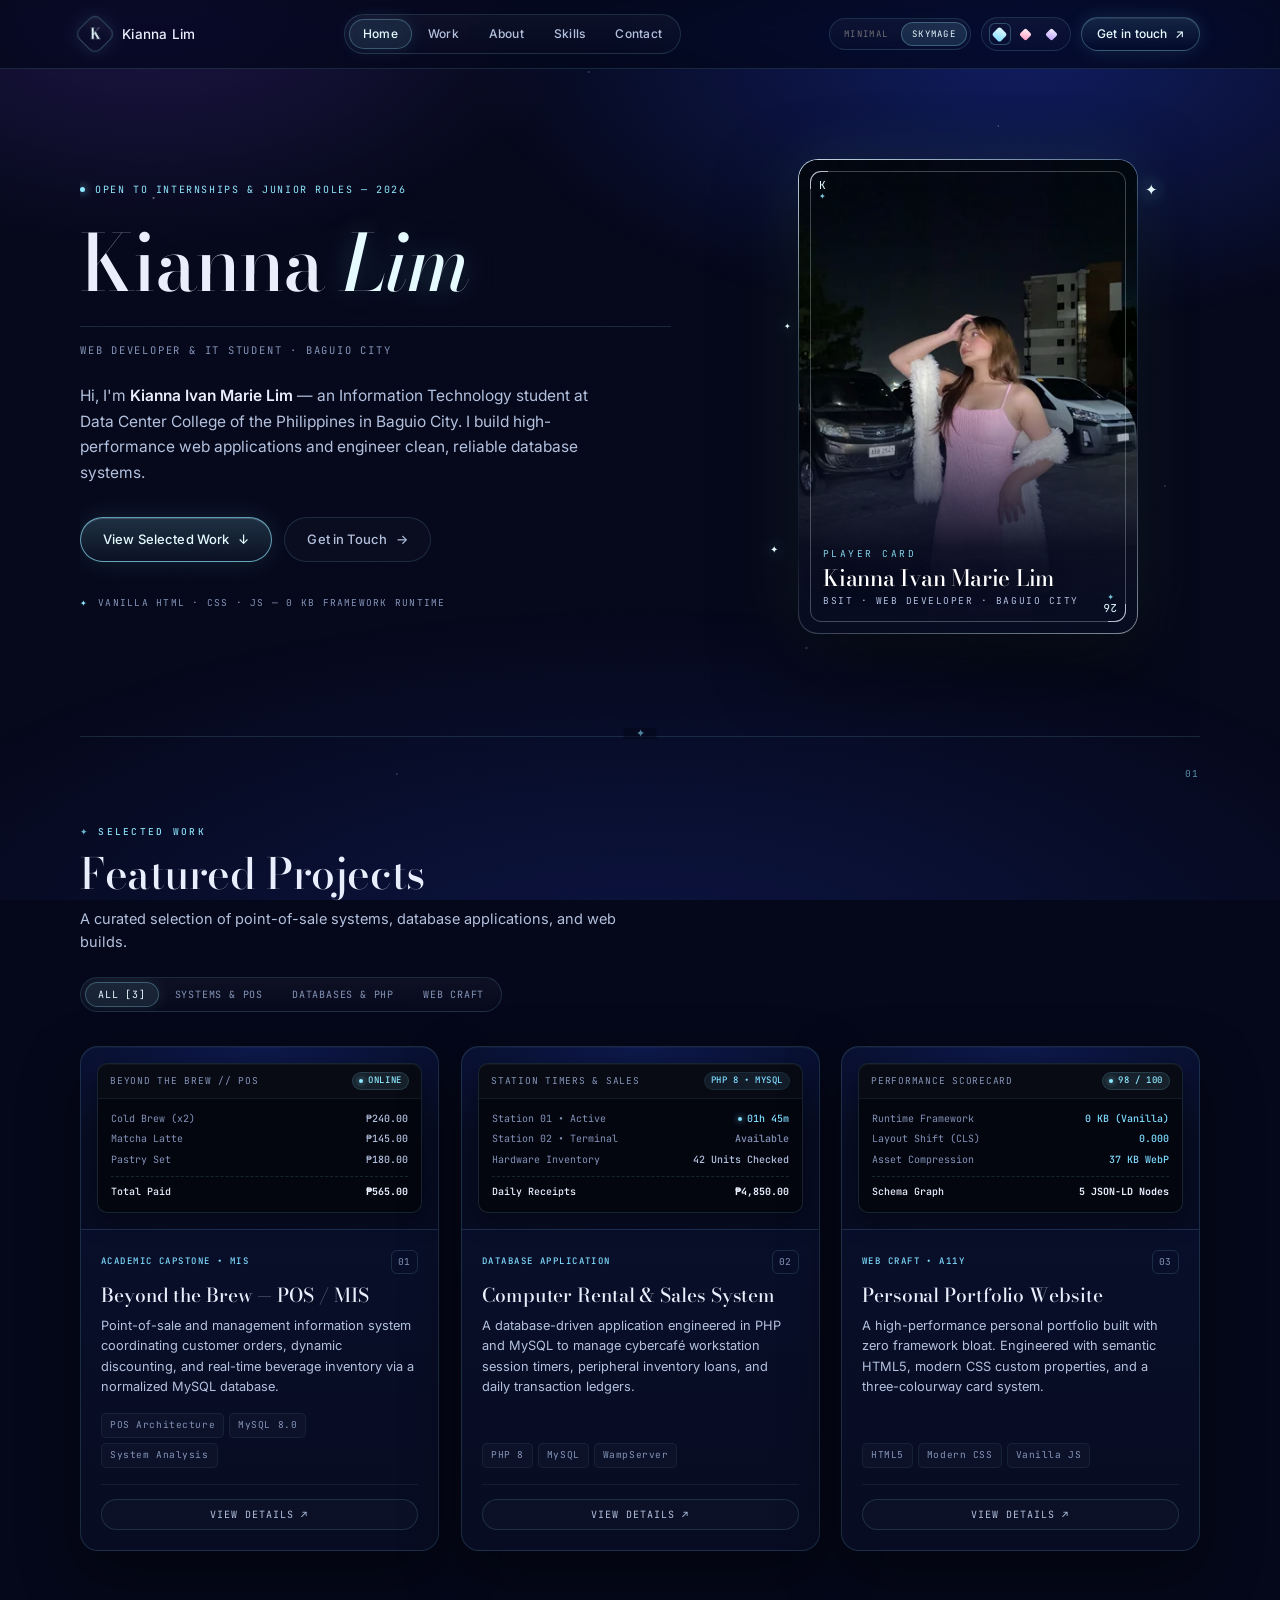
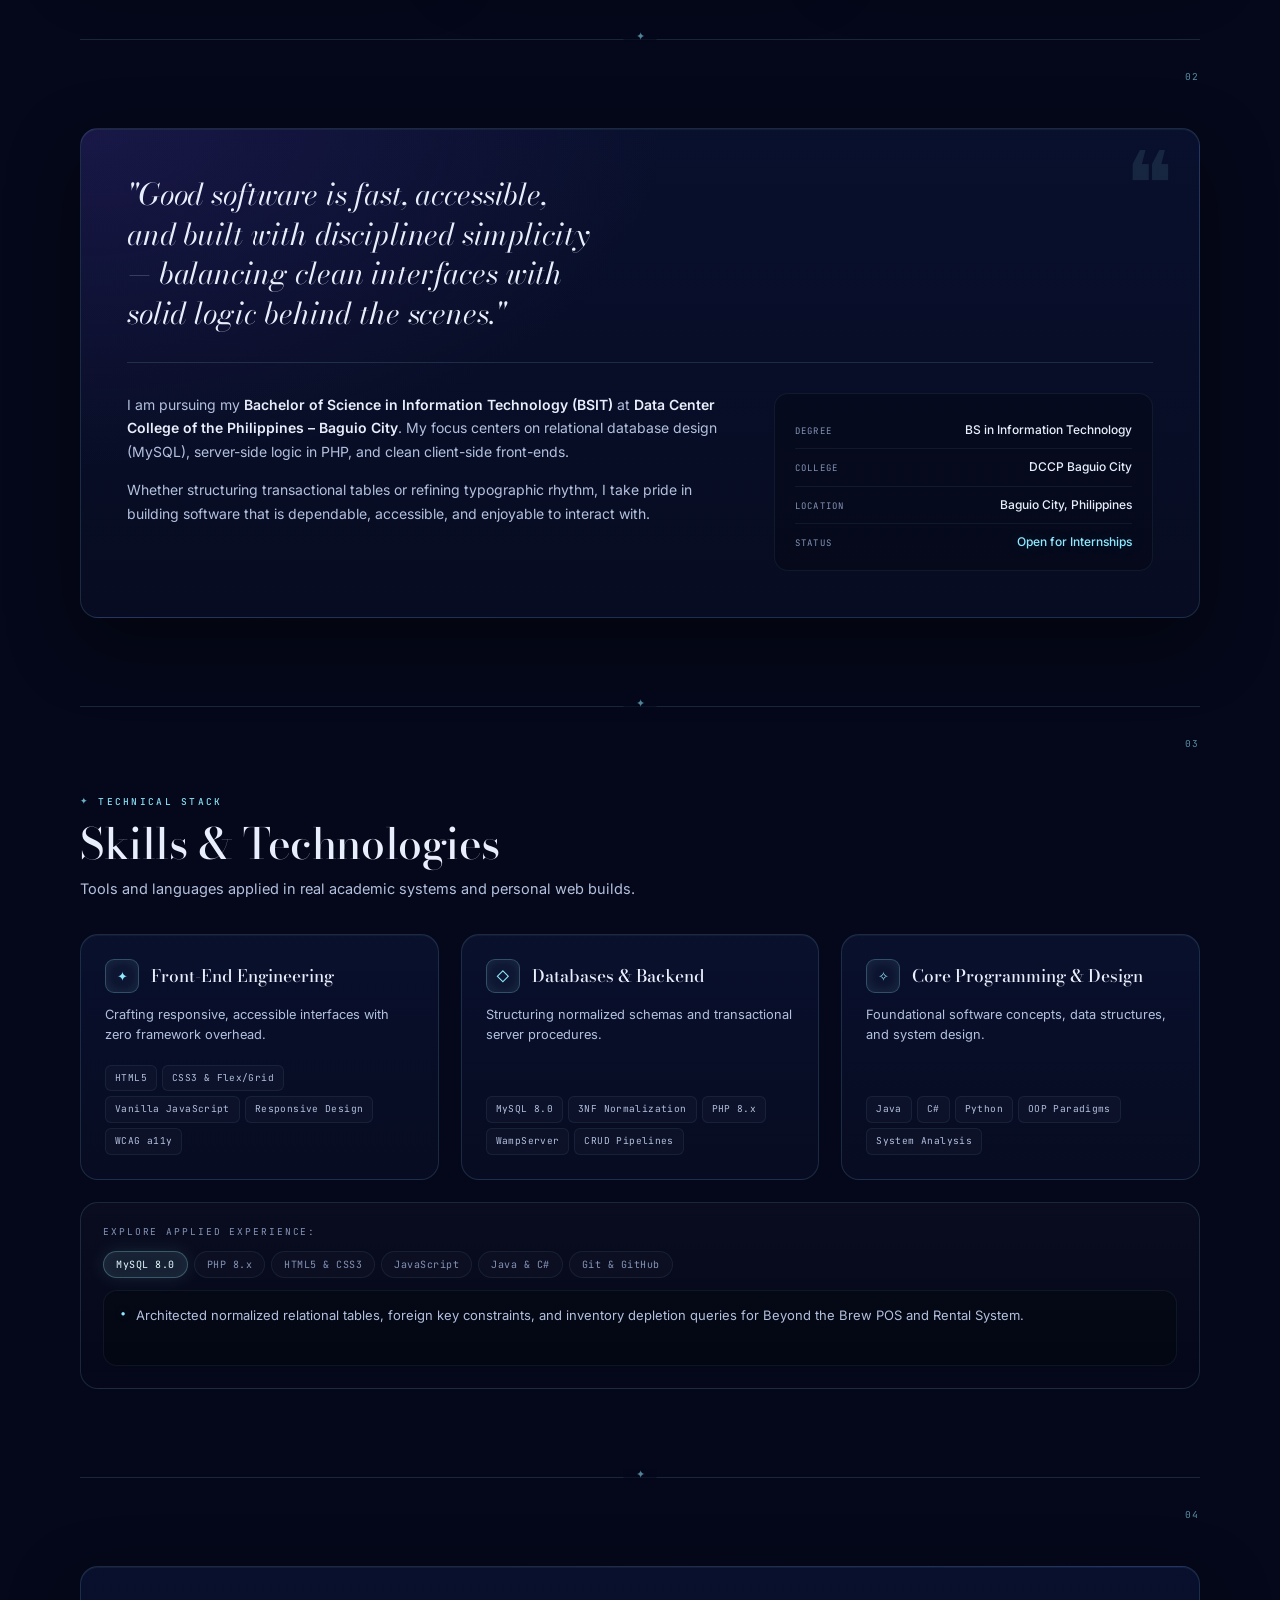
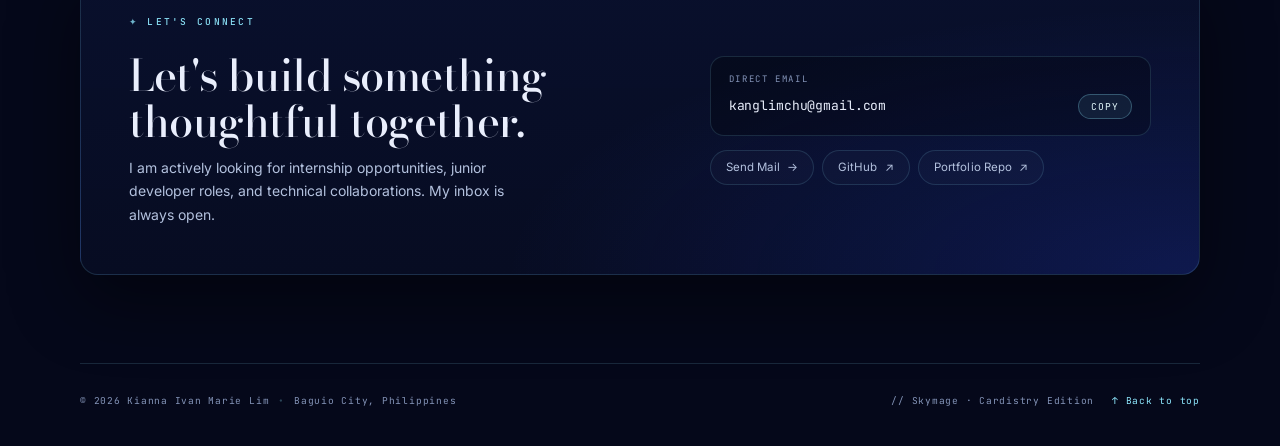
<file: index.html>
<!DOCTYPE html>
<html lang="en" data-variant="azure" data-mode="skymage">
<head>
  <meta charset="UTF-8">
  <meta name="viewport" content="width=device-width, initial-scale=1.0">
  <meta name="theme-color" content="#05081a">
  <title>Kianna Lim &bull; IT Student &amp; Web Developer</title>
  <meta name="description" content="Portfolio of Kianna Ivan Marie Lim, BSIT student and web developer in Baguio City. Crafting clean web interfaces and structured database systems.">
  <meta name="keywords" content="Kianna Lim, Kianna Ivan Marie Lim, IT portfolio, Baguio City web developer, front-end developer, PHP MySQL developer, Data Center College of the Philippines">
  <meta name="author" content="Kianna Ivan Marie Lim">
  <meta name="robots" content="index, follow, max-snippet:-1, max-image-preview:large, max-video-preview:-1">
  <link rel="canonical" href="https://kanglimchu.netlify.app/">
  <meta name="google-site-verification" content="google119a35cef3133839">

  <!-- Favicon -->
  <link rel="icon" type="image/svg+xml" href="favicon.svg">
  <link rel="alternate icon" href="favicon.svg">

  <!-- Open Graph -->
  <meta property="og:type" content="profile">
  <meta property="og:site_name" content="Kianna Lim Portfolio">
  <meta property="og:title" content="Kianna Lim &bull; IT Student &amp; Web Developer">
  <meta property="og:description" content="Portfolio of Kianna Ivan Marie Lim, BSIT student and web developer in Baguio City. Crafting clean web interfaces and structured database systems.">
  <meta property="og:url" content="https://kanglimchu.netlify.app/">
  <meta property="og:image" content="https://kanglimchu.netlify.app/images/og-image.jpg">
  <meta property="og:image:width" content="1200">
  <meta property="og:image:height" content="630">
  <meta property="og:locale" content="en_US">
  <meta property="profile:first_name" content="Kianna">
  <meta property="profile:last_name" content="Lim">

  <!-- Twitter Card -->
  <meta name="twitter:card" content="summary_large_image">
  <meta name="twitter:title" content="Kianna Lim &bull; IT Student &amp; Web Developer">
  <meta name="twitter:description" content="Portfolio of Kianna Ivan Marie Lim, BSIT student and web developer in Baguio City.">
  <meta name="twitter:image" content="https://kanglimchu.netlify.app/images/og-image.jpg">

  <!-- Preload high-priority hero image for instantaneous LCP -->
  <link rel="preload" as="image" href="images/kianna-profile.webp" type="image/webp" fetchpriority="high">

  <!-- Typography: Pure Apple-grade Inter & JetBrains Mono with asynchronous non-blocking loading -->
  <link rel="preconnect" href="https://fonts.googleapis.com">
  <link rel="preconnect" href="https://fonts.gstatic.com" crossorigin>
  <link rel="preload" as="style" href="https://fonts.googleapis.com/css2?family=Bodoni+Moda:ital,opsz,wght@0,6..96,400;0,6..96,500;1,6..96,400;1,6..96,500&family=Inter:wght@300;400;500;600&family=JetBrains+Mono:wght@400;500&display=swap">
  <link rel="stylesheet" href="https://fonts.googleapis.com/css2?family=Bodoni+Moda:ital,opsz,wght@0,6..96,400;0,6..96,500;1,6..96,400;1,6..96,500&family=Inter:wght@300;400;500;600&family=JetBrains+Mono:wght@400;500&display=swap" media="print" onload="this.media='all'">
  <noscript>
    <link rel="stylesheet" href="https://fonts.googleapis.com/css2?family=Bodoni+Moda:ital,opsz,wght@0,6..96,400;0,6..96,500;1,6..96,400;1,6..96,500&family=Inter:wght@300;400;500;600&family=JetBrains+Mono:wght@400;500&display=swap">
  </noscript>

  <link rel="preload" href="style.css" as="style">
  <link rel="stylesheet" href="style.css">
  <script src="script.js" defer></script>

  <!-- Structured Data: Schema.org JSON-LD -->
  <script type="application/ld+json">
  {
    "@context": "https://schema.org",
    "@graph": [
      {
        "@type": "WebSite",
        "@id": "https://kanglimchu.netlify.app/#website",
        "url": "https://kanglimchu.netlify.app/",
        "name": "Kianna Lim Portfolio",
        "description": "Portfolio of Kianna Ivan Marie Lim, BSIT student and web developer in Baguio City.",
        "publisher": { "@id": "https://kanglimchu.netlify.app/#person" }
      },
      {
        "@type": "ProfilePage",
        "@id": "https://kanglimchu.netlify.app/#profilepage",
        "url": "https://kanglimchu.netlify.app/",
        "name": "Kianna Lim | IT Student & Web Developer",
        "isPartOf": { "@id": "https://kanglimchu.netlify.app/#website" },
        "mainEntity": { "@id": "https://kanglimchu.netlify.app/#person" }
      },
      {
        "@type": "Person",
        "@id": "https://kanglimchu.netlify.app/#person",
        "name": "Kianna Ivan Marie Lim",
        "alternateName": "Kianna Lim",
        "jobTitle": "Information Technology Student & Web Developer",
        "description": "BSIT student at Data Center College of the Philippines – Baguio City, focused on web development, relational database systems, and UI design.",
        "url": "https://kanglimchu.netlify.app/",
        "image": "https://kanglimchu.netlify.app/images/kianna-profile.jpg",
        "sameAs": [
          "https://github.com/kanglimchu-create",
          "https://github.com/kanglimchu-create/portfolio"
        ],
        "alumniOf": {
          "@type": "CollegeOrUniversity",
          "name": "Data Center College of the Philippines – Baguio City"
        },
        "address": {
          "@type": "PostalAddress",
          "addressLocality": "Baguio City",
          "addressCountry": "PH"
        }
      }
    ]
  }
  </script>
</head>
<body>

  <!-- Site Navigation Header -->
  <header class="site-header">
    <div class="container header-inner">
      <a class="brand" href="#home">
        <span class="brand-mark" aria-hidden="true"><span>K</span></span>
        <span class="brand-name">Kianna Lim</span>
      </a>

      <nav class="main-nav" aria-label="Main navigation">
        <a class="nav-link active" href="#home">Home</a>
        <a class="nav-link" href="#work">Work</a>
        <a class="nav-link" href="#about">About</a>
        <a class="nav-link" href="#skills">Skills</a>
        <a class="nav-link" href="#contact">Contact</a>
      </nav>

      <div class="header-actions">
        <!-- Interface mode: quiet editorial vs. enchanted cardistry -->
        <div class="mode-switch" role="group" aria-label="Interface mode">
          <button class="mode-btn" type="button" data-mode="minimal" aria-pressed="false">Minimal</button>
          <button class="mode-btn is-active" type="button" data-mode="skymage" aria-pressed="true">Skymage</button>
        </div>

        <!-- Colorway switcher: Azure / Rose / Amethyst (Skymage only) -->
        <div class="variant-switcher" id="variantSwitcher" role="group" aria-label="Colour variant">
          <button class="variant-gem active" type="button" data-variant="azure" aria-pressed="true" aria-label="Azure variant" title="Azure">
            <span class="gem" aria-hidden="true"></span>
          </button>
          <button class="variant-gem" type="button" data-variant="rose" aria-pressed="false" aria-label="Rose variant" title="Rose">
            <span class="gem" aria-hidden="true"></span>
          </button>
          <button class="variant-gem" type="button" data-variant="amethyst" aria-pressed="false" aria-label="Amethyst variant" title="Amethyst">
            <span class="gem" aria-hidden="true"></span>
          </button>
        </div>

        <a class="header-cta" href="#contact">
          <span>Get in touch</span>
          <span class="cta-arrow">&nearr;</span>
        </a>
      </div>
    </div>
  </header>

  <main>
    <!-- 01. Hero Section -->
    <section class="hero-section container" id="home">
      <div class="hero-grid">
        <div class="hero-text-col">
          <p class="hero-kicker">
            <span class="pulse-dot" aria-hidden="true"></span>
            <span>Open to internships &amp; junior roles &mdash; 2026</span>
          </p>

          <h1 class="hero-title">
            <span class="hero-name">Kianna <em>Lim</em></span>
            <span class="hero-role">Web Developer &amp; IT Student &middot; Baguio City</span>
          </h1>

          <p class="hero-subtitle">
            Hi, I'm <strong>Kianna Ivan Marie Lim</strong> &mdash; an Information Technology student at Data Center College of the Philippines in Baguio City. I build high-performance web applications and engineer clean, reliable database systems.
          </p>

          <div class="hero-cta-row">
            <a class="btn-primary" href="#work">
              <span>View Selected Work</span>
              <span class="arrow">&darr;</span>
            </a>
            <a class="btn-secondary" href="#contact">
              <span>Get in Touch</span>
              <span class="arrow">&rarr;</span>
            </a>
          </div>

          <p class="hero-foot">
            <span class="foot-mark" aria-hidden="true">&#10022;</span>
            <span>Vanilla HTML &middot; CSS &middot; JS &mdash; 0 KB framework runtime</span>
          </p>
        </div>

        <div class="hero-visual-col">
          <div class="card-stage">
            <div class="card-aura" aria-hidden="true"></div>

            <div class="player-card" id="playerCard" data-tilt data-tilt-max="9">
              <div class="player-card-inner">
                <picture>
                  <source srcset="images/kianna-profile.webp" type="image/webp">
                  <source srcset="images/kianna-profile-opt.jpg" type="image/jpeg">
                  <img
                    class="card-portrait"
                    src="images/kianna-profile.webp"
                    alt="Kianna Ivan Marie Lim - IT student and web developer in Baguio City"
                    width="400"
                    height="533"
                    fetchpriority="high"
                    decoding="async"
                  >
                </picture>

                <div class="card-scrim" aria-hidden="true"></div>
                <span class="card-frame" aria-hidden="true"></span>
                <span class="corner-index corner-index--tl" aria-hidden="true">K<i>✦</i></span>
                <span class="corner-index corner-index--br" aria-hidden="true">26<i>✦</i></span>

                <div class="card-plate">
                  <span class="plate-eyebrow">Player Card</span>
                  <span class="plate-name">Kianna Ivan Marie Lim</span>
                  <span class="plate-meta">BSIT · Web Developer · Baguio City</span>
                </div>

                <div class="card-sheen" aria-hidden="true"></div>
              </div>
            </div>

            <span class="stage-spark s1" aria-hidden="true">✦</span>
            <span class="stage-spark s2" aria-hidden="true">✦</span>
            <span class="stage-spark s3" aria-hidden="true">✦</span>
          </div>
        </div>
      </div>
    </section>

    <!-- 02. Selected Work Section -->
    <section class="section container" id="work">
      <div class="section-header">
        <div class="section-kicker">SELECTED WORK</div>
        <h2 class="section-heading">Featured Projects</h2>
        <p class="section-sub">A curated selection of point-of-sale systems, database applications, and web builds.</p>

        <!-- Category Filters -->
        <div class="filter-bar" role="group" aria-label="Filter projects">
          <button class="filter-pill active" type="button" aria-pressed="true" data-filter="all">All [3]</button>
          <button class="filter-pill" type="button" aria-pressed="false" data-filter="systems">Systems &amp; POS</button>
          <button class="filter-pill" type="button" aria-pressed="false" data-filter="databases">Databases &amp; PHP</button>
          <button class="filter-pill" type="button" aria-pressed="false" data-filter="web">Web Craft</button>
        </div>
      </div>

      <div class="projects-grid">
        <!-- Project 01: Beyond the Brew -->
        <article class="project-aesthetic-card" data-category="systems databases" data-project="pos" data-tilt data-tilt-max="5">
          <div class="card-visual-stage">
            <div class="stage-window">
              <div class="window-bar">
                <span class="window-title">BEYOND THE BREW // POS</span>
                <span class="window-pill live"><span class="dot"></span> Online</span>
              </div>
              <div class="window-content">
                <div class="order-receipt-item"><span>Cold Brew (x2)</span><b>&#8369;240.00</b></div>
                <div class="order-receipt-item"><span>Matcha Latte</span><b>&#8369;145.00</b></div>
                <div class="order-receipt-item"><span>Pastry Set</span><b>&#8369;180.00</b></div>
                <div class="order-receipt-total"><span>Total Paid</span><b>&#8369;565.00</b></div>
              </div>
            </div>
          </div>

          <div class="card-info">
            <div class="card-meta">
              <span class="card-cat">Academic Capstone &bull; MIS</span>
              <span class="card-num">01</span>
            </div>
            <h3 class="card-title">Beyond the Brew &mdash; POS / MIS</h3>
            <p class="card-desc">
              Point-of-sale and management information system coordinating customer orders, dynamic discounting, and real-time beverage inventory via a normalized MySQL database.
            </p>
            <div class="card-tags">
              <span class="tag">POS Architecture</span>
              <span class="tag">MySQL 8.0</span>
              <span class="tag">System Analysis</span>
            </div>
            <div class="card-footer-action">
              <button class="btn-inspect" type="button" data-modal="pos">
                <span>View Details</span>
                <span class="btn-icon">&nearr;</span>
              </button>
            </div>
          </div>
        </article>

        <!-- Project 02: Computer Rental -->
        <article class="project-aesthetic-card" data-category="databases web" data-project="rental" data-tilt data-tilt-max="5">
          <div class="card-visual-stage">
            <div class="stage-window">
              <div class="window-bar">
                <span class="window-title">STATION TIMERS &amp; SALES</span>
                <span class="window-pill highlight">PHP 8 &bull; MySQL</span>
              </div>
              <div class="window-content">
                <div class="order-receipt-item">
                  <span>Station 01 &bull; Active</span>
                  <b class="status-active"><span class="dot"></span> 01h 45m</b>
                </div>
                <div class="order-receipt-item"><span>Station 02 &bull; Terminal</span><b class="status-idle">Available</b></div>
                <div class="order-receipt-item"><span>Hardware Inventory</span><b>42 Units Checked</b></div>
                <div class="order-receipt-total"><span>Daily Receipts</span><b>&#8369;4,850.00</b></div>
              </div>
            </div>
          </div>

          <div class="card-info">
            <div class="card-meta">
              <span class="card-cat">Database Application</span>
              <span class="card-num">02</span>
            </div>
            <h3 class="card-title">Computer Rental &amp; Sales System</h3>
            <p class="card-desc">
              A database-driven application engineered in PHP and MySQL to manage cybercafé workstation session timers, peripheral inventory loans, and daily transaction ledgers.
            </p>
            <div class="card-tags">
              <span class="tag">PHP 8</span>
              <span class="tag">MySQL</span>
              <span class="tag">WampServer</span>
            </div>
            <div class="card-footer-action">
              <button class="btn-inspect" type="button" data-modal="rental">
                <span>View Details</span>
                <span class="btn-icon">&nearr;</span>
              </button>
            </div>
          </div>
        </article>

        <!-- Project 03: Personal Portfolio -->
        <article class="project-aesthetic-card" data-category="web" data-project="portfolio" data-tilt data-tilt-max="5">
          <div class="card-visual-stage">
            <div class="stage-window">
              <div class="window-bar">
                <span class="window-title">PERFORMANCE SCORECARD</span>
                <span class="window-pill live"><span class="dot"></span> 98 / 100</span>
              </div>
              <div class="window-content">
                <div class="order-receipt-item"><span>Runtime Framework</span><b class="status-active">0 KB (Vanilla)</b></div>
                <div class="order-receipt-item"><span>Layout Shift (CLS)</span><b class="status-active">0.000</b></div>
                <div class="order-receipt-item"><span>Asset Compression</span><b class="status-active">37 KB WebP</b></div>
                <div class="order-receipt-total"><span>Schema Graph</span><b>5 JSON-LD Nodes</b></div>
              </div>
            </div>
          </div>

          <div class="card-info">
            <div class="card-meta">
              <span class="card-cat">Web Craft &bull; a11y</span>
              <span class="card-num">03</span>
            </div>
            <h3 class="card-title">Personal Portfolio Website</h3>
            <p class="card-desc">
              A high-performance personal portfolio built with zero framework bloat. Engineered with semantic HTML5, modern CSS custom properties, and a three-colourway card system.
            </p>
            <div class="card-tags">
              <span class="tag">HTML5</span>
              <span class="tag">Modern CSS</span>
              <span class="tag">Vanilla JS</span>
            </div>
            <div class="card-footer-action">
              <button class="btn-inspect" type="button" data-modal="portfolio">
                <span>View Details</span>
                <span class="btn-icon">&nearr;</span>
              </button>
            </div>
          </div>
        </article>
      </div>
    </section>

    <!-- 03. About / Thoughtful Note -->
    <section class="section container" id="about">
      <div class="about-aesthetic-card">
        <div class="about-quote-block">
          <p class="about-quote">
            "Good software is fast, accessible, and built with disciplined simplicity &mdash; balancing clean interfaces with solid logic behind the scenes."
          </p>
        </div>

        <div class="about-details-grid">
          <div class="about-text-col">
            <p>
              I am pursuing my <strong>Bachelor of Science in Information Technology (BSIT)</strong> at <strong>Data Center College of the Philippines &ndash; Baguio City</strong>. My focus centers on relational database design (MySQL), server-side logic in PHP, and clean client-side front-ends.
            </p>
            <p>
              Whether structuring transactional tables or refining typographic rhythm, I take pride in building software that is dependable, accessible, and enjoyable to interact with.
            </p>
          </div>

          <div class="about-docket-col">
            <div class="docket-row">
              <span class="label">Degree</span>
              <span class="value">BS in Information Technology</span>
            </div>
            <div class="docket-row">
              <span class="label">College</span>
              <span class="value">DCCP Baguio City</span>
            </div>
            <div class="docket-row">
              <span class="label">Location</span>
              <span class="value">Baguio City, Philippines</span>
            </div>
            <div class="docket-row">
              <span class="label">Status</span>
              <span class="value highlight">Open for Internships</span>
            </div>
          </div>
        </div>
      </div>
    </section>

    <!-- 04. Skills & Capabilities -->
    <section class="section container" id="skills">
      <div class="section-header">
        <div class="section-kicker">TECHNICAL STACK</div>
        <h2 class="section-heading">Skills &amp; Technologies</h2>
        <p class="section-sub">Tools and languages applied in real academic systems and personal web builds.</p>
      </div>

      <div class="skills-grid">
        <div class="skill-category-card">
          <div class="cat-header">
            <span class="cat-glyph">✦</span>
            <h3 class="cat-title">Front-End Engineering</h3>
          </div>
          <p class="cat-desc">Crafting responsive, accessible interfaces with zero framework overhead.</p>
          <div class="skill-pills">
            <span class="skill-pill">HTML5</span>
            <span class="skill-pill">CSS3 &amp; Flex/Grid</span>
            <span class="skill-pill">Vanilla JavaScript</span>
            <span class="skill-pill">Responsive Design</span>
            <span class="skill-pill">WCAG a11y</span>
          </div>
        </div>

        <div class="skill-category-card">
          <div class="cat-header">
            <span class="cat-glyph">◇</span>
            <h3 class="cat-title">Databases &amp; Backend</h3>
          </div>
          <p class="cat-desc">Structuring normalized schemas and transactional server procedures.</p>
          <div class="skill-pills">
            <span class="skill-pill">MySQL 8.0</span>
            <span class="skill-pill">3NF Normalization</span>
            <span class="skill-pill">PHP 8.x</span>
            <span class="skill-pill">WampServer</span>
            <span class="skill-pill">CRUD Pipelines</span>
          </div>
        </div>

        <div class="skill-category-card">
          <div class="cat-header">
            <span class="cat-glyph">✧</span>
            <h3 class="cat-title">Core Programming &amp; Design</h3>
          </div>
          <p class="cat-desc">Foundational software concepts, data structures, and system design.</p>
          <div class="skill-pills">
            <span class="skill-pill">Java</span>
            <span class="skill-pill">C#</span>
            <span class="skill-pill">Python</span>
            <span class="skill-pill">OOP Paradigms</span>
            <span class="skill-pill">System Analysis</span>
          </div>
        </div>
      </div>

      <!-- Interactive Tool Proof Bar -->
      <div class="skills-proof-tray">
        <div class="tray-label">EXPLORE APPLIED EXPERIENCE:</div>
        <div class="tray-buttons" id="toolButtons">
          <button class="tool-btn active" data-context="Architected normalized relational tables, foreign key constraints, and inventory depletion queries for Beyond the Brew POS and Rental System.">MySQL 8.0</button>
          <button class="tool-btn" data-context="Engineered server-side CRUD logic, session timers, and transaction records configured and verified under WampServer.">PHP 8.x</button>
          <button class="tool-btn" data-context="Structured accessible, WCAG-compliant DOM elements, Schema.org microdata, and SEO-optimized WebP asset pipelines.">HTML5 &amp; CSS3</button>
          <button class="tool-btn" data-context="Developed DOM interactions, Web Audio acoustic synthesis, real-time Baguio clock, and modal dialogs.">JavaScript</button>
          <button class="tool-btn" data-context="Applied object-oriented principles, data structures, and class hierarchies during coursework at DCCP.">Java &amp; C#</button>
          <button class="tool-btn" data-context="Version control, branching workflows, repository history tracking, and deployment automation.">Git &amp; GitHub</button>
        </div>
        <div class="tray-display" id="toolDisplay">
          <span class="tray-bullet">&bull;</span>
          <span id="toolDisplayText">Architected normalized relational tables, foreign key constraints, and inventory depletion queries for Beyond the Brew POS and Rental System.</span>
        </div>
      </div>
    </section>

    <!-- 05. Contact Section -->
    <section class="section container" id="contact">
      <div class="contact-aesthetic-card">
        <div class="contact-left">
          <div class="section-kicker">LET'S CONNECT</div>
          <h2 class="contact-title">Let's build something thoughtful together.</h2>
          <p class="contact-sub">
            I am actively looking for internship opportunities, junior developer roles, and technical collaborations. My inbox is always open.
          </p>
        </div>

        <div class="contact-right">
          <div class="email-box">
            <span class="email-label">DIRECT EMAIL</span>
            <div class="email-row">
              <span class="email-val" id="emailVal">kanglimchu@gmail.com</span>
              <button class="copy-pill-btn" id="copyEmailBtn" type="button" aria-label="Copy email address">
                <span id="copyLabel">Copy</span>
              </button>
            </div>
          </div>

          <div class="social-row">
            <a class="social-btn" href="mailto:kanglimchu@gmail.com">
              <span>Send Mail</span>
              <span class="arrow">&rarr;</span>
            </a>
            <a class="social-btn" href="https://github.com/kanglimchu-create" target="_blank" rel="me noopener noreferrer">
              <span>GitHub</span>
              <span class="arrow">&nearr;</span>
            </a>
            <a class="social-btn" href="https://github.com/kanglimchu-create/portfolio" target="_blank" rel="noopener noreferrer">
              <span>Portfolio Repo</span>
              <span class="arrow">&nearr;</span>
            </a>
          </div>
        </div>
      </div>
    </section>
  </main>

  <!-- 06. Minimalist Footer -->
  <footer class="site-footer container">
    <div class="footer-left">
      <span>&copy; <span id="year">2026</span> Kianna Ivan Marie Lim</span>
      <span class="footer-sep">&bull;</span>
      <span>Baguio City, Philippines</span>
    </div>
    <div class="footer-right">
      <span class="footer-code" id="footerCode">// Skymage · Cardistry Edition</span>
      <a class="back-top" href="#home">&uarr; Back to top</a>
    </div>
  </footer>

  <!-- 07. Project Modal Dialog -->
  <dialog class="modal-dialog" id="projectModal" aria-labelledby="modalTitle" aria-modal="true">
    <div class="modal-card">
      <div class="modal-header">
        <span class="modal-badge" id="modalTag">PROJECT</span>
        <button class="modal-close" id="modalClose" type="button" aria-label="Close dialog">&times;</button>
      </div>
      <div class="modal-content">
        <h2 class="modal-heading" id="modalTitle">Project Title</h2>
        <p class="modal-description" id="modalDesc">Project description goes here.</p>

        <div class="modal-section-title">KEY HIGHLIGHTS</div>
        <ul class="modal-list" id="modalFeatures"></ul>

        <div class="modal-section-title">TECHNOLOGIES</div>
        <div class="modal-pills" id="modalTags"></div>

        <div class="modal-action-row">
          <a class="btn-primary small" id="modalRepoLink" href="https://github.com/kanglimchu-create" target="_blank" rel="noopener noreferrer">
            <span id="modalRepoLabel">Inspect on GitHub</span>
            <span class="arrow">&nearr;</span>
          </a>
          <button class="btn-secondary small" id="modalDismiss" type="button">Close</button>
        </div>
      </div>
    </div>
  </dialog>

  <!-- 08. Subtle Toast Notification -->
  <div class="aesthetic-toast" id="aestheticToast" role="status" aria-live="polite">
    <span class="toast-dot"></span>
    <span id="toastMsg">Email copied to clipboard: kanglimchu@gmail.com</span>
  </div>

</body>
</html>
</file>
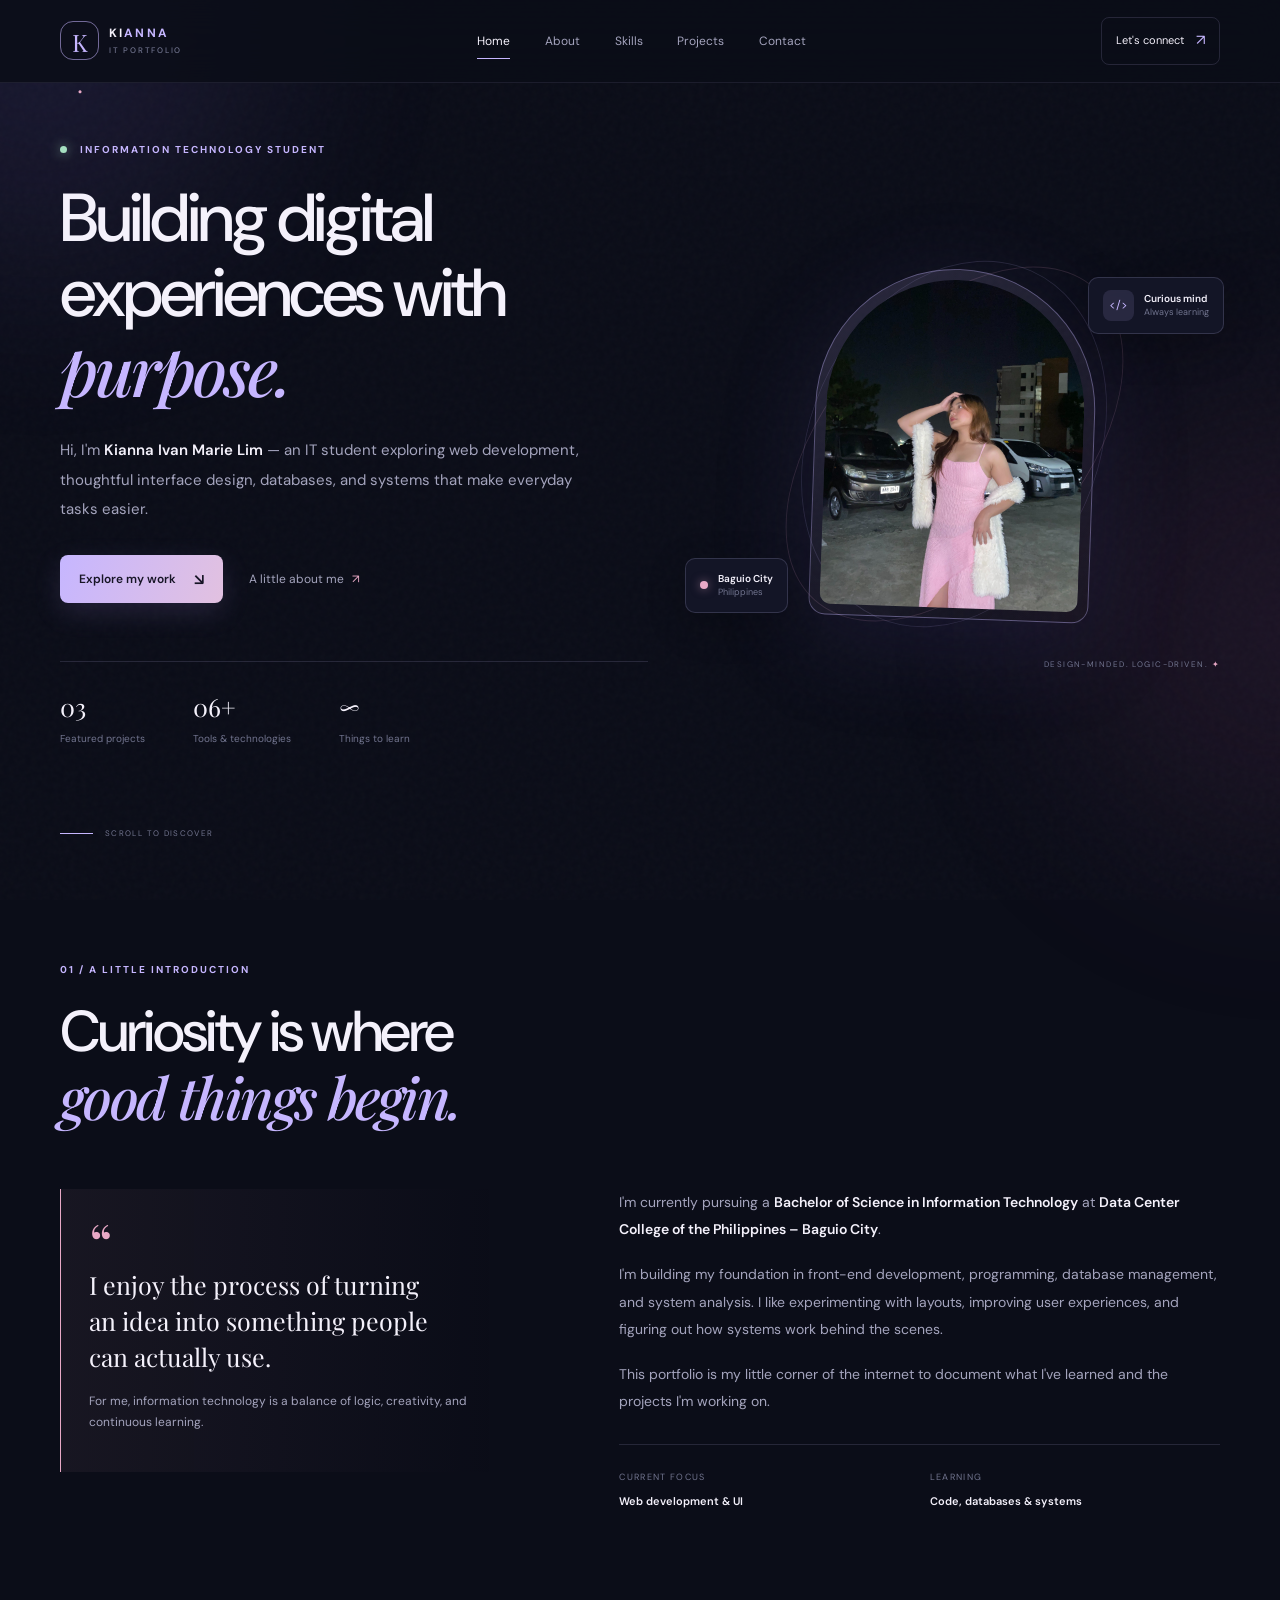
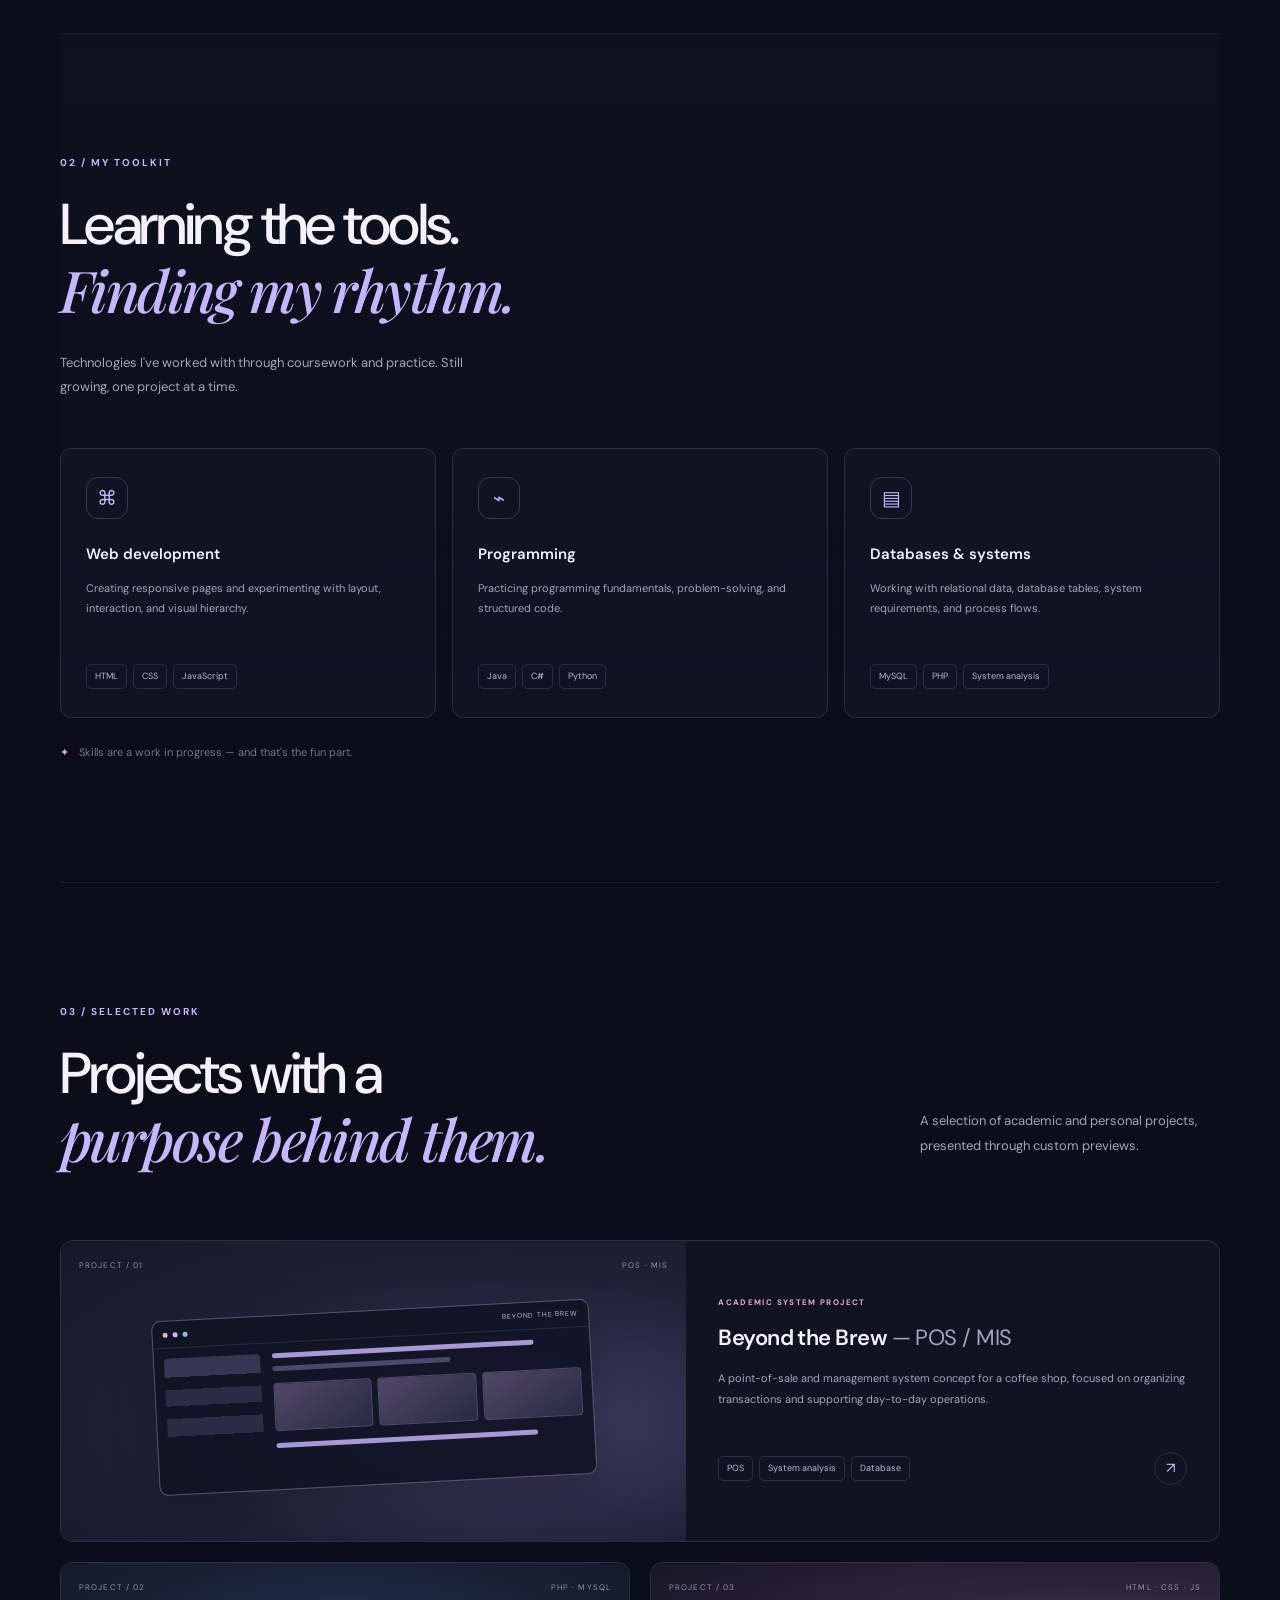
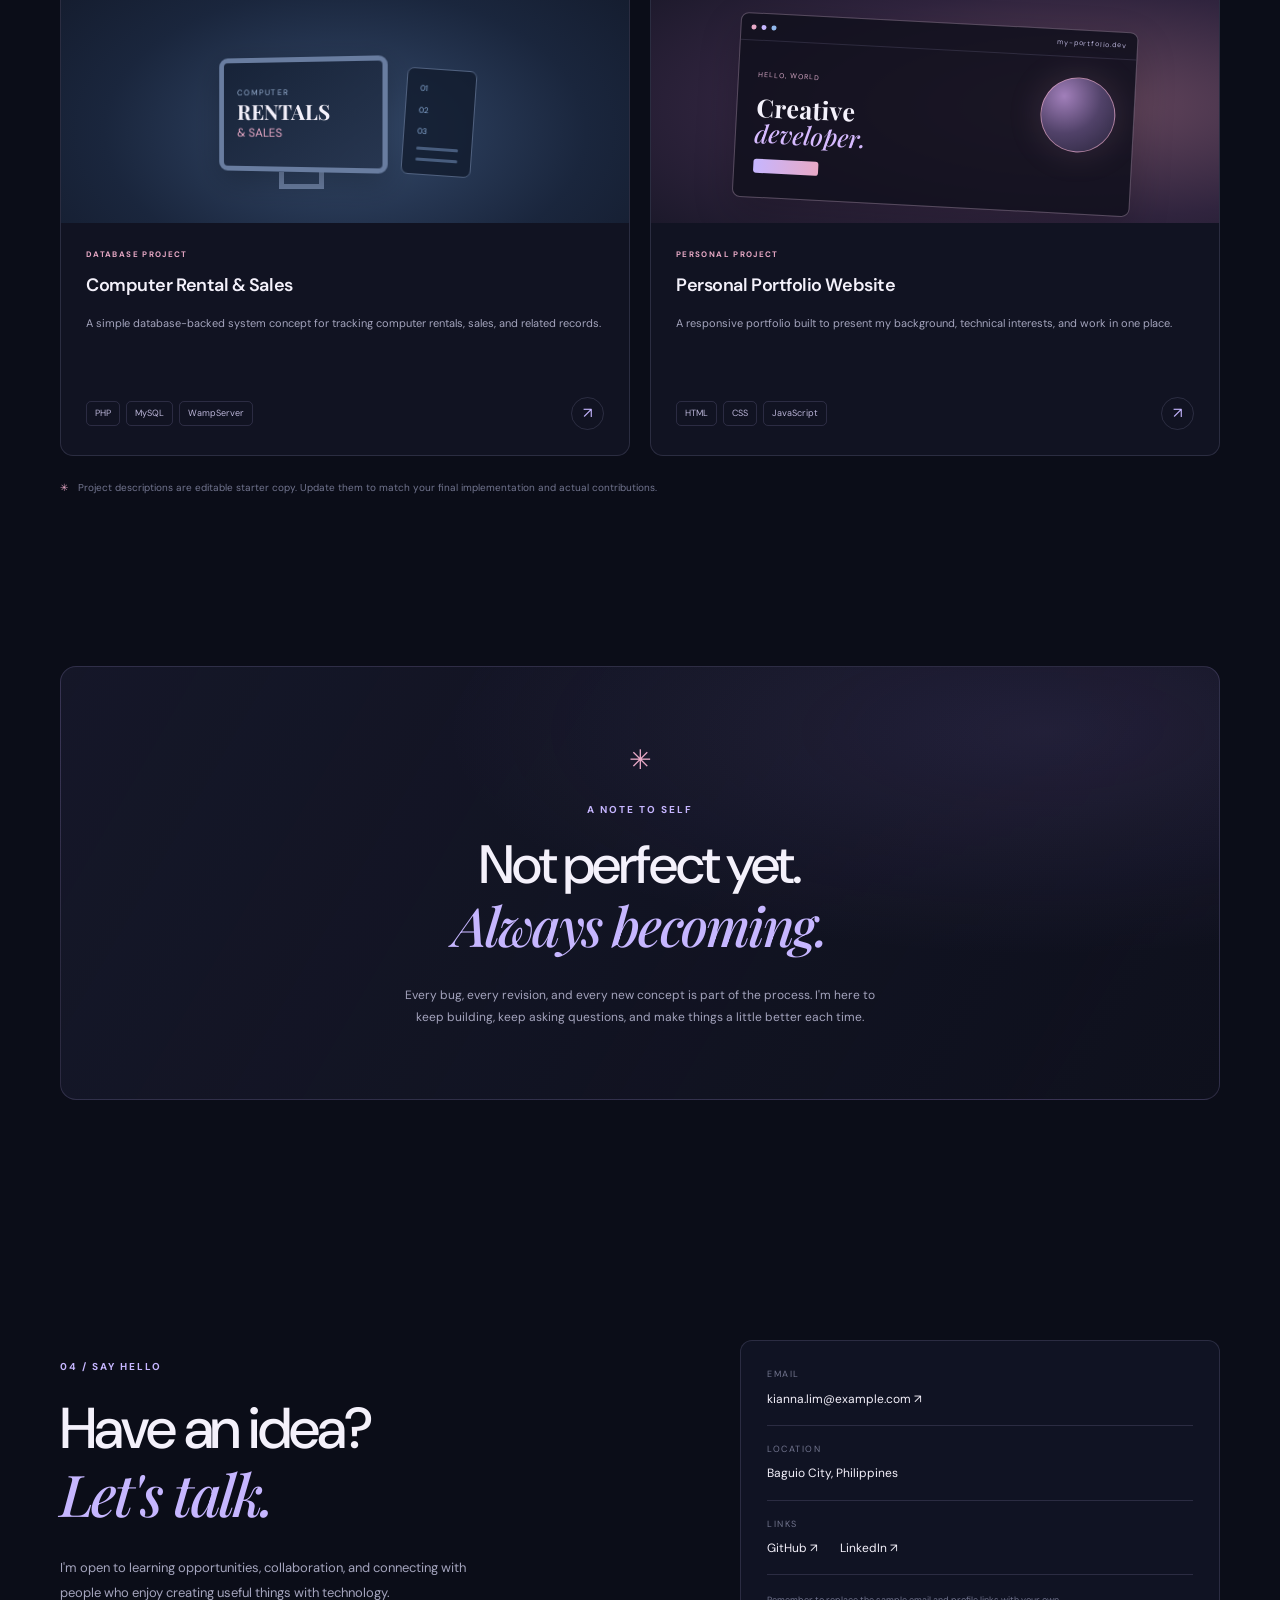
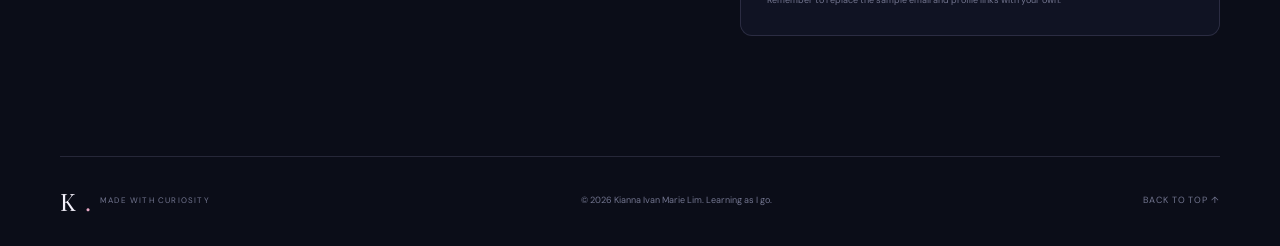
<file: fuckshit'/kianna-portfolio/index.html>
<!DOCTYPE html>
<html lang="en">
<head>
  <meta charset="UTF-8">
  <meta name="viewport" content="width=device-width, initial-scale=1.0">
  <meta name="theme-color" content="#0b0d18">
  <meta name="description" content="Kianna Ivan Marie Lim — Information Technology student, aspiring web developer and UI enthusiast.">
  <title>Kianna Lim | IT Portfolio</title>
  <link rel="preconnect" href="https://fonts.googleapis.com">
  <link rel="preconnect" href="https://fonts.gstatic.com" crossorigin>
  <link href="https://fonts.googleapis.com/css2?family=DM+Sans:wght@400;500;600;700&family=Playfair+Display:ital,wght@0,500;0,600;0,700;1,500;1,600&display=swap" rel="stylesheet">
  <link rel="stylesheet" href="style.css">
  <script src="script.js" defer></script>
</head>
<body>
  <div class="ambient ambient-one"></div>
  <div class="ambient ambient-two"></div>
  <div class="grain"></div>

  <header class="site-header" id="top">
    <a class="brand" href="#home" aria-label="Kianna Lim home">
      <span class="brand-mark">K<span>.</span></span>
      <span class="brand-name">KI<span>ANNA</span><small>IT PORTFOLIO</small></span>
    </a>
    <button class="menu-toggle" id="menuToggle" aria-label="Open navigation menu" aria-expanded="false" aria-controls="mainNav">
      <span></span><span></span>
    </button>
    <nav class="navigation" id="mainNav" aria-label="Main navigation">
      <a class="nav-link active" href="#home">Home</a>
      <a class="nav-link" href="#about">About</a>
      <a class="nav-link" href="#skills">Skills</a>
      <a class="nav-link" href="#projects">Projects</a>
      <a class="nav-link" href="#contact">Contact</a>
    </nav>
    <a class="header-cta" href="#contact">Let's connect <span>↗</span></a>
  </header>

  <main>
    <section class="hero section-wrap" id="home">
      <div class="hero-copy reveal">
        <p class="eyebrow"><span class="status-dot"></span> INFORMATION TECHNOLOGY STUDENT</p>
        <h1>Building digital<br>experiences with <em>purpose.</em></h1>
        <p class="hero-description">Hi, I'm <strong>Kianna Ivan Marie Lim</strong> — an IT student exploring web development, thoughtful interface design, databases, and systems that make everyday tasks easier.</p>
        <div class="hero-actions">
          <a class="button button-primary" href="#projects">Explore my work <span>↘</span></a>
          <a class="text-link" href="#about">A little about me <span>↗</span></a>
        </div>
        <div class="hero-meta">
          <div><span class="meta-number">03</span><span class="meta-label">Featured projects</span></div>
          <div><span class="meta-number">06+</span><span class="meta-label">Tools & technologies</span></div>
          <div><span class="meta-number">∞</span><span class="meta-label">Things to learn</span></div>
        </div>
      </div>
      <div class="hero-visual reveal">
        <div class="orbit orbit-one"></div><div class="orbit orbit-two"></div>
        <div class="profile-frame">
          <div class="profile-image" id="profileImage">
            <img src="images/kianna-profile.jpg" alt="Kianna Ivan Marie Lim" class="profile-photo">
          </div>
        </div>
        <div class="floating-card card-code"><span class="mini-icon">&lt;/&gt;</span><div><strong>Curious mind</strong><small>Always learning</small></div></div>
        <div class="floating-card card-location"><span class="location-dot"></span><div><strong>Baguio City</strong><small>Philippines</small></div></div>
        <div class="hero-caption">DESIGN-MINDED. LOGIC-DRIVEN. <span>✦</span></div>
      </div>
      <a class="scroll-cue" href="#about"><span class="scroll-line"></span> SCROLL TO DISCOVER</a>
    </section>

    <section class="about section-wrap section-pad" id="about">
      <div class="section-heading reveal">
        <p class="eyebrow">01 / A LITTLE INTRODUCTION</p>
        <h2>Curiosity is where<br><em>good things begin.</em></h2>
      </div>
      <div class="about-grid">
        <div class="about-note reveal">
          <span class="quote-mark">“</span>
          <p class="about-quote">I enjoy the process of turning an idea into something people can actually use.</p>
          <p class="muted">For me, information technology is a balance of logic, creativity, and continuous learning.</p>
        </div>
        <div class="about-content reveal">
          <p>I'm currently pursuing a <strong>Bachelor of Science in Information Technology</strong> at <strong>Data Center College of the Philippines – Baguio City</strong>.</p>
          <p>I'm building my foundation in front-end development, programming, database management, and system analysis. I like experimenting with layouts, improving user experiences, and figuring out how systems work behind the scenes.</p>
          <p>This portfolio is my little corner of the internet to document what I've learned and the projects I'm working on.</p>
          <div class="about-facts">
            <div><span class="fact-label">CURRENT FOCUS</span><strong>Web development & UI</strong></div>
            <div><span class="fact-label">LEARNING</span><strong>Code, databases & systems</strong></div>
          </div>
        </div>
      </div>
    </section>

    <section class="skills section-wrap section-pad" id="skills">
      <div class="section-heading reveal">
        <p class="eyebrow">02 / MY TOOLKIT</p>
        <h2>Learning the tools.<br><em>Finding my rhythm.</em></h2>
        <p class="section-intro">Technologies I've worked with through coursework and practice. Still growing, one project at a time.</p>
      </div>
      <div class="skills-grid">
        <article class="skill-card reveal"><span class="skill-symbol">⌘</span><h3>Web development</h3><p>Creating responsive pages and experimenting with layout, interaction, and visual hierarchy.</p><div class="tags"><span>HTML</span><span>CSS</span><span>JavaScript</span></div></article>
        <article class="skill-card reveal"><span class="skill-symbol">⌁</span><h3>Programming</h3><p>Practicing programming fundamentals, problem-solving, and structured code.</p><div class="tags"><span>Java</span><span>C#</span><span>Python</span></div></article>
        <article class="skill-card reveal"><span class="skill-symbol">▤</span><h3>Databases & systems</h3><p>Working with relational data, database tables, system requirements, and process flows.</p><div class="tags"><span>MySQL</span><span>PHP</span><span>System analysis</span></div></article>
      </div>
      <div class="skills-footnote reveal"><span class="sparkle">✦</span> Skills are a work in progress — and that's the fun part.</div>
    </section>

    <section class="projects section-wrap section-pad" id="projects">
      <div class="projects-heading reveal">
        <div class="section-heading">
          <p class="eyebrow">03 / SELECTED WORK</p>
          <h2>Projects with a<br><em>purpose behind them.</em></h2>
        </div>
        <p class="section-intro">A selection of academic and personal projects, presented through custom previews.</p>
      </div>
      <div class="project-grid">
        <article class="project-card project-featured reveal">
          <div class="project-art art-pos">
            <div class="art-topline"><span>PROJECT / 01</span><span>POS · MIS</span></div>
            <div class="pos-window">
              <div class="window-bar"><i></i><i></i><i></i><span>BEYOND THE BREW</span></div>
              <div class="pos-content"><div class="pos-side"></div><div class="pos-main"><span class="fake-line wide"></span><span class="fake-line"></span><div class="fake-products"><i></i><i></i><i></i></div><span class="fake-line wide"></span></div></div>
            </div>
          </div>
          <div class="project-info"><div class="project-type">ACADEMIC SYSTEM PROJECT</div><h3>Beyond the Brew <span>— POS / MIS</span></h3><p>A point-of-sale and management system concept for a coffee shop, focused on organizing transactions and supporting day-to-day operations.</p><div class="project-bottom"><div class="tags"><span>POS</span><span>System analysis</span><span>Database</span></div><button class="project-details" data-project="pos" aria-label="Read project details">↗</button></div></div>
        </article>
        <article class="project-card reveal">
          <div class="project-art art-rental">
            <div class="art-topline"><span>PROJECT / 02</span><span>PHP · MYSQL</span></div>
            <div class="rental-illustration"><div class="monitor"><div class="monitor-screen"><span>COMPUTER</span><b>RENTALS</b><i> & SALES</i></div><div class="monitor-stand"></div></div><div class="mini-terminal"><span>01</span><span>02</span><span>03</span><div></div><div></div></div></div>
          </div>
          <div class="project-info"><div class="project-type">DATABASE PROJECT</div><h3>Computer Rental & Sales</h3><p>A simple database-backed system concept for tracking computer rentals, sales, and related records.</p><div class="project-bottom"><div class="tags"><span>PHP</span><span>MySQL</span><span>WampServer</span></div><button class="project-details" data-project="rental" aria-label="Read project details">↗</button></div></div>
        </article>
        <article class="project-card reveal">
          <div class="project-art art-portfolio">
            <div class="art-topline"><span>PROJECT / 03</span><span>HTML · CSS · JS</span></div>
            <div class="browser-illustration"><div class="browser-head"><i></i><i></i><i></i><span>my-portfolio.dev</span></div><div class="browser-body"><span class="browser-small">HELLO, WORLD</span><b>Creative<br><em>developer.</em></b><span class="browser-button"></span><div class="browser-orb"></div></div></div>
          </div>
          <div class="project-info"><div class="project-type">PERSONAL PROJECT</div><h3>Personal Portfolio Website</h3><p>A responsive portfolio built to present my background, technical interests, and work in one place.</p><div class="project-bottom"><div class="tags"><span>HTML</span><span>CSS</span><span>JavaScript</span></div><button class="project-details" data-project="portfolio" aria-label="Read project details">↗</button></div></div>
        </article>
      </div>
      <p class="project-disclaimer reveal"><span>✳</span> Project descriptions are editable starter copy. Update them to match your final implementation and actual contributions.</p>
    </section>

    <section class="mindset section-wrap section-pad">
      <div class="mindset-inner reveal">
        <span class="mindset-star">✳</span>
        <p class="eyebrow">A NOTE TO SELF</p>
        <h2>Not perfect yet.<br><em>Always becoming.</em></h2>
        <p>Every bug, every revision, and every new concept is part of the process. I'm here to keep building, keep asking questions, and make things a little better each time.</p>
      </div>
    </section>

    <section class="contact section-wrap section-pad" id="contact">
      <div class="contact-copy reveal">
        <p class="eyebrow">04 / SAY HELLO</p>
        <h2>Have an idea?<br><em>Let's talk.</em></h2>
        <p>I'm open to learning opportunities, collaboration, and connecting with people who enjoy creating useful things with technology.</p>
      </div>
      <div class="contact-panel reveal">
        <div class="contact-line"><span>EMAIL</span><a href="mailto:kianna.lim@example.com" id="emailLink">kianna.lim@example.com ↗</a></div>
        <div class="contact-line"><span>LOCATION</span><p>Baguio City, Philippines</p></div>
        <div class="contact-line"><span>LINKS</span><div class="social-links"><a href="https://github.com/" target="_blank" rel="noreferrer">GitHub ↗</a><a href="https://www.linkedin.com/" target="_blank" rel="noreferrer">LinkedIn ↗</a></div></div>
        <p class="contact-edit-note">Remember to replace the sample email and profile links with your own.</p>
      </div>
    </section>
  </main>

  <footer class="site-footer section-wrap">
    <a class="footer-brand" href="#top">K<span>.</span> <small>MADE WITH CURIOSITY</small></a>
    <p>© <span id="year"></span> Kianna Ivan Marie Lim. Learning as I go.</p>
    <a href="#top" class="back-top">BACK TO TOP ↑</a>
  </footer>

  <dialog class="project-dialog" id="projectDialog">
    <button class="dialog-close" id="dialogClose" aria-label="Close project details">×</button>
    <p class="eyebrow" id="dialogEyebrow">PROJECT DETAILS</p>
    <h2 id="dialogTitle">Project title</h2>
    <p id="dialogText"></p>
    <p class="dialog-hint">Edit this project description in <code>script.js</code> to reflect your actual work.</p>
  </dialog>
  <div class="toast" id="toast" role="status" aria-live="polite"></div>
</body>
</html>
</file>
<file: style.css>
/* ==========================================================================
   KIANNA LIM — PORTFOLIO
   "SKYMAGE" — an enchanted-card interface in the spirit of VALORANT's Aeris.
   Vanilla HTML / CSS / JS. No frameworks, no third-party art assets.
   ========================================================================== */

/* --------------------------------------------------------------------------
   00. TOKENS & VARIANTS (Azure / Rose / Amethyst)
   -------------------------------------------------------------------------- */
:root {
  --font-display: "Bodoni Moda", "Playfair Display", Georgia, "Times New Roman", serif;
  --font-sans: "Inter", -apple-system, BlinkMacSystemFont, "Segoe UI", Roboto, Helvetica, Arial, sans-serif;
  --font-mono: "JetBrains Mono", "SF Mono", Menlo, Consolas, monospace;

  --max-width: 1120px;
  --radius-sm: 10px;
  --radius-md: 14px;
  --radius-lg: 18px;
  --pill: 999px;

  --ease-out: cubic-bezier(0.16, 1, 0.3, 1);
  --ease-soft: cubic-bezier(0.22, 0.8, 0.3, 1);

  --header-h: 68px;
}

/* Azure — the default Aeris colorway */
[data-variant="azure"] {
  --void: #05081a;
  --void-deep: #03050f;
  --plate: #070c22;
  --plate-2: #0a1230;

  --rim: #8fe9ff;
  --rim-hot: #e6fbff;
  --haze: #2a4bff;
  --haze-2: #6a3fd0;
  --accent: #7fdcff;
  --foil: #e8cf9a;

  --ink: #e9eefc;
  --ink-2: #b3c1de;
  --ink-3: #8494b8;

  --line: rgba(143, 233, 255, 0.14);
  --line-strong: rgba(143, 233, 255, 0.28);
  --line-faint: rgba(143, 233, 255, 0.07);

  --glow: rgba(143, 233, 255, 0.22);
  --glow-soft: rgba(143, 233, 255, 0.12);
  --glow-hot: rgba(230, 251, 255, 0.55);
}

/* Rose */
[data-variant="rose"] {
  --void: #0e0510;
  --void-deep: #080208;
  --plate: #180a1e;
  --plate-2: #240d2a;

  --rim: #ffc9df;
  --rim-hot: #fff2f7;
  --haze: #ff2f6d;
  --haze-2: #a8208f;
  --accent: #ff9cc2;
  --foil: #f0d7a8;

  --ink: #fbeaf2;
  --ink-2: #d6b3c4;
  --ink-3: #a4839a;

  --line: rgba(255, 201, 223, 0.14);
  --line-strong: rgba(255, 201, 223, 0.3);
  --line-faint: rgba(255, 201, 223, 0.07);

  --glow: rgba(255, 201, 223, 0.2);
  --glow-soft: rgba(255, 201, 223, 0.1);
  --glow-hot: rgba(255, 242, 247, 0.55);
}

/* Amethyst */
[data-variant="amethyst"] {
  --void: #07051a;
  --void-deep: #040310;
  --plate: #0c0824;
  --plate-2: #150e36;

  --rim: #d3bcff;
  --rim-hot: #f5eeff;
  --haze: #7a3cff;
  --haze-2: #c03fd0;
  --accent: #bda4ff;
  --foil: #e8cf9a;

  --ink: #f0eafc;
  --ink-2: #c3b6dd;
  --ink-3: #9184b0;

  --line: rgba(211, 188, 255, 0.14);
  --line-strong: rgba(211, 188, 255, 0.3);
  --line-faint: rgba(211, 188, 255, 0.07);

  --glow: rgba(211, 188, 255, 0.2);
  --glow-soft: rgba(211, 188, 255, 0.1);
  --glow-hot: rgba(245, 238, 255, 0.55);
}

/* --------------------------------------------------------------------------
   01. RESET, BASE & AMBIENT FIELD
   -------------------------------------------------------------------------- */
*, *::before, *::after {
  box-sizing: border-box;
  margin: 0;
  padding: 0;
}

html {
  scroll-behavior: smooth;
  scroll-padding-top: 92px;
  background-color: var(--void);
  color: var(--ink);
  font-family: var(--font-sans);
  font-size: 15px;
  line-height: 1.55;
  -webkit-font-smoothing: antialiased;
  -moz-osx-font-smoothing: grayscale;
  text-rendering: optimizeLegibility;
}

body {
  background-color: var(--void);
  color: var(--ink);
  min-height: 100vh;
  position: relative;
  overflow-x: hidden;
  transition: background-color 500ms ease, color 500ms ease;
}

/* Deep-space field: nebula haze + scattered stars, fixed behind everything */
body::before {
  content: "";
  position: fixed;
  inset: 0;
  z-index: 0;
  pointer-events: none;
  background-image:
    radial-gradient(1.6px 1.6px at 12% 22%, rgba(255, 255, 255, 0.5), transparent 100%),
    radial-gradient(1.2px 1.2px at 78% 14%, rgba(255, 255, 255, 0.38), transparent 100%),
    radial-gradient(1.8px 1.8px at 63% 72%, rgba(255, 255, 255, 0.28), transparent 100%),
    radial-gradient(1.2px 1.2px at 31% 86%, rgba(255, 255, 255, 0.32), transparent 100%),
    radial-gradient(1.4px 1.4px at 91% 54%, rgba(255, 255, 255, 0.3), transparent 100%),
    radial-gradient(1.1px 1.1px at 46% 8%, rgba(255, 255, 255, 0.4), transparent 100%),
    radial-gradient(60% 42% at 80% 6%, color-mix(in srgb, var(--haze) 30%, transparent), transparent 72%),
    radial-gradient(48% 40% at 12% 0%, color-mix(in srgb, var(--haze-2) 24%, transparent), transparent 70%),
    radial-gradient(90% 55% at 50% 108%, color-mix(in srgb, var(--haze) 18%, transparent), transparent 74%);
  transition: background-image 500ms ease;
}

/* Fine grain so the gradients never look like flat plastic */
body::after {
  content: "";
  position: fixed;
  inset: 0;
  z-index: 0;
  pointer-events: none;
  opacity: 0.05;
  mix-blend-mode: overlay;
  background-image: url("data:image/svg+xml,%3Csvg xmlns='http://www.w3.org/2000/svg' width='140' height='140'%3E%3Cfilter id='n'%3E%3CfeTurbulence type='fractalNoise' baseFrequency='0.85' numOctaves='3' stitchTiles='stitch'/%3E%3C/filter%3E%3Crect width='140' height='140' filter='url(%23n)'/%3E%3C/svg%3E");
}

main, .site-header, .site-footer, .modal-dialog, .aesthetic-toast {
  position: relative;
  z-index: 1;
}

::selection {
  background: var(--glow);
  color: var(--rim-hot);
}

:focus-visible {
  outline: 2px solid var(--accent);
  outline-offset: 3px;
  border-radius: 4px;
}

.container {
  width: min(calc(100% - 44px), var(--max-width));
  margin-inline: auto;
}

a {
  color: inherit;
  text-decoration: none;
}

img, picture {
  display: block;
  max-width: 100%;
  height: auto;
}

button {
  font-family: inherit;
  color: inherit;
  background: none;
  border: none;
  cursor: pointer;
}

[hidden] {
  display: none !important;
}

/* --------------------------------------------------------------------------
   02. FROSTED HEADER, NAV & VARIANT SWITCHER
   -------------------------------------------------------------------------- */
.site-header {
  position: sticky;
  top: 0;
  z-index: 100;
  background-color: color-mix(in srgb, var(--void) 78%, transparent);
  border-bottom: 1px solid var(--line);
  backdrop-filter: saturate(160%) blur(18px);
  -webkit-backdrop-filter: saturate(160%) blur(18px);
}

.header-inner {
  display: flex;
  align-items: center;
  justify-content: space-between;
  gap: 16px;
  height: var(--header-h);
}

.brand {
  display: flex;
  align-items: center;
  gap: 12px;
  flex-shrink: 0;
}

.brand-mark {
  width: 30px;
  height: 30px;
  display: grid;
  place-items: center;
  border: 1px solid var(--line-strong);
  border-radius: 8px;
  transform: rotate(45deg);
  background: linear-gradient(150deg, rgba(255, 255, 255, 0.06), transparent 60%);
  box-shadow: 0 0 18px var(--glow-soft), inset 0 0 12px rgba(255, 255, 255, 0.04);
  transition: box-shadow 240ms ease, border-color 240ms ease;
}

.brand-mark span {
  transform: rotate(-45deg);
  font-family: var(--font-display);
  font-size: 15px;
  font-weight: 600;
  color: var(--rim-hot);
  text-shadow: 0 0 12px var(--glow);
}

.brand:hover .brand-mark {
  border-color: var(--rim);
  box-shadow: 0 0 26px var(--glow), inset 0 0 14px rgba(255, 255, 255, 0.08);
}

.brand-name {
  font-size: 13.5px;
  font-weight: 500;
  letter-spacing: 0.02em;
  color: var(--ink);
}

.main-nav {
  display: flex;
  align-items: center;
  gap: 2px;
  padding: 4px;
  border: 1px solid var(--line);
  border-radius: var(--pill);
  background: linear-gradient(180deg, rgba(255, 255, 255, 0.04), rgba(255, 255, 255, 0.01));
}

.nav-link {
  position: relative;
  font-size: 12px;
  font-weight: 500;
  letter-spacing: 0.02em;
  color: var(--ink-2);
  padding: 6px 14px;
  border-radius: var(--pill);
  transition: color 180ms ease, background-color 180ms ease, box-shadow 180ms ease;
  white-space: nowrap;
}

.nav-link:hover {
  color: var(--rim-hot);
}

.nav-link.active {
  color: var(--rim-hot);
  background: color-mix(in srgb, var(--rim) 10%, transparent);
  box-shadow: inset 0 0 0 1px var(--line-strong), 0 0 18px var(--glow-soft);
  text-shadow: 0 0 14px var(--glow);
}

.header-actions {
  display: inline-flex;
  align-items: center;
  gap: 10px;
  flex-shrink: 0;
}

/* Variant switcher: three gems, mirroring the Aeris colorways */
.variant-switcher {
  display: inline-flex;
  align-items: center;
  gap: 4px;
  padding: 5px 7px;
  border: 1px solid var(--line);
  border-radius: var(--pill);
  background: linear-gradient(180deg, rgba(255, 255, 255, 0.04), rgba(255, 255, 255, 0.01));
}

.variant-gem {
  position: relative;
  width: 22px;
  height: 22px;
  display: grid;
  place-items: center;
  border-radius: 6px;
  transition: background-color 200ms ease, box-shadow 200ms ease;
}

/* Larger hit area without enlarging the gem itself */
.variant-gem::after {
  content: "";
  position: absolute;
  inset: -7px;
}

.variant-gem .gem {
  width: 9px;
  height: 9px;
  transform: rotate(45deg);
  border-radius: 2px;
  background: var(--gem);
  box-shadow: 0 0 10px var(--gem);
  transition: transform 240ms var(--ease-out), box-shadow 240ms ease;
}

.variant-gem[data-variant="azure"] { --gem: linear-gradient(150deg, #e6fbff, #7fdcff); }
.variant-gem[data-variant="rose"] { --gem: linear-gradient(150deg, #fff2f7, #ff9cc2); }
.variant-gem[data-variant="amethyst"] { --gem: linear-gradient(150deg, #f5eeff, #bda4ff); }

.variant-gem:hover {
  background-color: rgba(255, 255, 255, 0.05);
}

.variant-gem:hover .gem,
.variant-gem.active .gem {
  transform: rotate(45deg) scale(1.25);
}

.variant-gem.active {
  box-shadow: inset 0 0 0 1px var(--line-strong);
}

.header-cta {
  display: inline-flex;
  align-items: center;
  gap: 7px;
  font-size: 12px;
  font-weight: 500;
  letter-spacing: 0.02em;
  padding: 7px 15px;
  border: 1px solid var(--line-strong);
  border-radius: var(--pill);
  color: var(--rim-hot);
  background: linear-gradient(180deg, color-mix(in srgb, var(--rim) 12%, transparent), transparent);
  box-shadow: 0 0 20px var(--glow-soft), inset 0 1px 0 rgba(255, 255, 255, 0.08);
  transition: transform 200ms var(--ease-out), box-shadow 240ms ease, border-color 240ms ease;
}

.header-cta:hover {
  transform: translateY(-1px);
  border-color: var(--rim);
  box-shadow: 0 0 28px var(--glow), inset 0 1px 0 rgba(255, 255, 255, 0.12);
}

/* --------------------------------------------------------------------------
   03. HERO
   -------------------------------------------------------------------------- */
.hero-section {
  position: relative;
  overflow: hidden;
  padding-block: clamp(52px, 7vw, 92px) clamp(56px, 8vw, 104px);
}

.hero-grid {
  display: grid;
  grid-template-columns: 1.12fr 0.88fr;
  gap: clamp(36px, 5vw, 72px);
  align-items: center;
}

.hero-text-col {
  display: flex;
  flex-direction: column;
}

.hero-kicker {
  display: inline-flex;
  align-items: center;
  gap: 10px;
  width: fit-content;
  margin-bottom: 28px;
  font-family: var(--font-mono);
  font-size: 10px;
  letter-spacing: 0.16em;
  text-transform: uppercase;
  color: var(--rim);
}

.pulse-dot {
  width: 5px;
  height: 5px;
  border-radius: 50%;
  background: var(--rim);
  box-shadow: 0 0 8px var(--rim), 0 0 16px var(--glow);
  animation: pulse 2.8s ease-in-out infinite;
}

@keyframes pulse {
  0%, 100% { opacity: 1; box-shadow: 0 0 8px var(--rim), 0 0 16px var(--glow); }
  50% { opacity: 0.55; box-shadow: 0 0 4px var(--rim); }
}

.hero-title {
  margin-bottom: 24px;
}

.hero-name {
  display: block;
  font-family: var(--font-display);
  font-size: clamp(3.2rem, 6.6vw, 5.2rem);
  font-weight: 500;
  line-height: 0.96;
  letter-spacing: -0.022em;
  color: var(--ink);
}

.hero-title em {
  font-style: italic;
  color: var(--rim-hot);
  text-shadow: 0 0 28px var(--glow), 0 0 60px var(--glow-soft);
}

/* Editorial masthead rule beneath the name */
.hero-role {
  display: block;
  margin-top: 26px;
  padding-top: 15px;
  border-top: 1px solid var(--line);
  font-family: var(--font-mono);
  font-size: 10.5px;
  font-weight: 400;
  line-height: 1.6;
  letter-spacing: 0.17em;
  text-transform: uppercase;
  color: var(--ink-3);
}

.hero-subtitle {
  font-size: 15.5px;
  line-height: 1.65;
  color: var(--ink-2);
  max-width: 54ch;
  margin-bottom: 32px;
}

.hero-subtitle strong {
  color: var(--ink);
  font-weight: 600;
}

.hero-cta-row {
  display: flex;
  align-items: center;
  gap: 12px;
  flex-wrap: wrap;
  margin-bottom: 34px;
}

.btn-primary,
.btn-secondary {
  display: inline-flex;
  align-items: center;
  gap: 9px;
  padding: 11px 22px;
  border-radius: var(--pill);
  font-size: 13px;
  font-weight: 500;
  letter-spacing: 0.01em;
  transition: transform 220ms var(--ease-out), box-shadow 240ms ease, background-color 240ms ease, border-color 240ms ease, color 240ms ease;
}

.btn-primary {
  border: 1px solid color-mix(in srgb, var(--rim) 65%, transparent);
  color: var(--rim-hot);
  background: linear-gradient(180deg, color-mix(in srgb, var(--rim) 18%, transparent), color-mix(in srgb, var(--rim) 4%, transparent));
  box-shadow: 0 0 24px var(--glow-soft), inset 0 1px 0 rgba(255, 255, 255, 0.16);
}

.btn-primary:hover {
  transform: translateY(-2px);
  background: linear-gradient(180deg, color-mix(in srgb, var(--rim) 26%, transparent), color-mix(in srgb, var(--rim) 8%, transparent));
  box-shadow: 0 0 34px var(--glow), inset 0 1px 0 rgba(255, 255, 255, 0.2);
}

.btn-secondary {
  border: 1px solid var(--line);
  color: var(--ink-2);
  background: rgba(255, 255, 255, 0.02);
}

.btn-secondary:hover {
  transform: translateY(-2px);
  border-color: var(--line-strong);
  color: var(--ink);
  box-shadow: 0 0 22px var(--glow-soft);
}

.btn-primary .arrow,
.btn-secondary .arrow {
  font-size: 13px;
  transition: transform 220ms var(--ease-out);
}

.btn-primary:hover .arrow {
  transform: translateY(2px);
}

.btn-secondary:hover .arrow {
  transform: translateX(3px);
}

.btn-primary.small,
.btn-secondary.small {
  padding: 8px 16px;
  font-size: 12px;
}

.hero-foot {
  display: flex;
  align-items: center;
  flex-wrap: wrap;
  gap: 10px;
  font-family: var(--font-mono);
  font-size: 9.5px;
  letter-spacing: 0.13em;
  text-transform: uppercase;
  color: var(--ink-3);
}

.hero-foot .foot-mark {
  font-size: 8px;
  color: var(--rim);
  text-shadow: 0 0 10px var(--glow);
}

/* --- Player card ------------------------------------------------------- */
.hero-visual-col {
  display: flex;
  justify-content: center;
}

.card-stage {
  position: relative;
  width: min(340px, 100%);
  perspective: 1200px;
  animation: float 9s ease-in-out infinite;
}

@keyframes float {
  0%, 100% { translate: 0 -7px; }
  50% { translate: 0 7px; }
}

.card-aura {
  position: absolute;
  inset: -12%;
  border-radius: 50%;
  background: radial-gradient(closest-side, var(--glow), transparent 72%);
  filter: blur(38px);
  opacity: 0.85;
  z-index: 0;
  pointer-events: none;
}

.player-card {
  position: relative;
  z-index: 1;
  padding: 1px;
  border-radius: 20px;
  background: linear-gradient(
    155deg,
    color-mix(in srgb, var(--rim-hot) 85%, transparent),
    color-mix(in srgb, var(--rim) 22%, transparent) 34%,
    color-mix(in srgb, var(--rim) 6%, transparent) 62%,
    color-mix(in srgb, var(--rim-hot) 55%, transparent)
  );
  box-shadow:
    0 30px 80px rgba(0, 0, 0, 0.62),
    0 0 64px var(--glow-soft);
  transform: perspective(1200px) rotateX(var(--rx, 0deg)) rotateY(var(--ry, 0deg));
  transition: transform 200ms ease-out, box-shadow 300ms ease;
  will-change: transform;
}

.player-card:hover {
  box-shadow:
    0 34px 90px rgba(0, 0, 0, 0.66),
    0 0 80px var(--glow);
}

.player-card-inner {
  position: relative;
  aspect-ratio: 5 / 7;
  border-radius: 19px;
  overflow: hidden;
  background: var(--plate);
  isolation: isolate;
}

.card-portrait {
  position: absolute;
  inset: 0;
  width: 100%;
  height: 100%;
  object-fit: cover;
  object-position: center 18%;
  filter: saturate(0.92) contrast(1.04) brightness(0.98);
  transition: transform 900ms var(--ease-out);
}

.player-card:hover .card-portrait {
  transform: scale(1.035);
}

.card-scrim {
  position: absolute;
  inset: 0;
  background:
    linear-gradient(180deg, rgba(5, 8, 26, 0.42) 0%, transparent 26%, transparent 48%, rgba(5, 8, 26, 0.92) 82%, var(--plate) 100%),
    radial-gradient(120% 80% at 50% 100%, color-mix(in srgb, var(--haze) 26%, transparent), transparent 60%);
}

/* Etched inner frame */
.card-frame {
  position: absolute;
  inset: 11px;
  border: 1px solid color-mix(in srgb, var(--rim-hot) 26%, transparent);
  border-radius: 11px;
  pointer-events: none;
}

.card-frame::before,
.card-frame::after {
  content: "";
  position: absolute;
  width: 18px;
  height: 18px;
  border-color: var(--rim-hot);
  opacity: 0.7;
}

.card-frame::before {
  top: -1px;
  left: -1px;
  border-top: 1px solid;
  border-left: 1px solid;
  border-top-left-radius: 11px;
}

.card-frame::after {
  right: -1px;
  bottom: -1px;
  border-right: 1px solid;
  border-bottom: 1px solid;
  border-bottom-right-radius: 11px;
}

.corner-index {
  position: absolute;
  display: flex;
  flex-direction: column;
  align-items: center;
  gap: 1px;
  font-family: var(--font-mono);
  font-size: 11px;
  line-height: 1;
  color: var(--rim-hot);
  text-shadow: 0 0 12px var(--glow);
  z-index: 3;
}

.corner-index i {
  font-style: normal;
  font-size: 8px;
  color: var(--rim);
  opacity: 0.85;
}

.corner-index--tl {
  top: 20px;
  left: 20px;
}

.corner-index--br {
  right: 20px;
  bottom: 20px;
  transform: rotate(180deg);
}

.card-plate {
  position: absolute;
  left: 0;
  right: 0;
  bottom: 0;
  z-index: 3;
  display: flex;
  flex-direction: column;
  gap: 4px;
  padding: 26px 24px 24px;
}

.plate-eyebrow {
  font-family: var(--font-mono);
  font-size: 9.5px;
  letter-spacing: 0.26em;
  text-transform: uppercase;
  color: var(--rim);
  opacity: 0.9;
}

.plate-name {
  font-family: var(--font-display);
  font-size: 1.5rem;
  font-weight: 500;
  line-height: 1.1;
  letter-spacing: -0.01em;
  color: #ffffff;
  text-shadow: 0 2px 18px rgba(0, 0, 0, 0.8);
}

.plate-meta {
  font-family: var(--font-mono);
  font-size: 9.5px;
  letter-spacing: 0.16em;
  text-transform: uppercase;
  color: var(--ink-2);
}

/* Cursor-tracked foil highlight */
.card-sheen {
  position: absolute;
  inset: 0;
  z-index: 2;
  pointer-events: none;
  opacity: 0;
  transition: opacity 320ms ease;
  mix-blend-mode: screen;
  background: radial-gradient(
    240px circle at var(--mx, 50%) var(--my, 40%),
    rgba(255, 255, 255, 0.24),
    color-mix(in srgb, var(--rim) 18%, transparent) 38%,
    transparent 68%
  );
}

.player-card:hover .card-sheen {
  opacity: 1;
}

.stage-spark {
  position: absolute;
  z-index: 2;
  font-size: 13px;
  color: var(--rim-hot);
  text-shadow: 0 0 16px var(--rim), 0 0 34px var(--glow);
  animation: twinkle 5s ease-in-out infinite;
  pointer-events: none;
}

.stage-spark.s1 { top: 4%; right: -6%; font-size: 15px; animation-delay: 0.3s; }
.stage-spark.s2 { bottom: 16%; left: -8%; font-size: 10px; animation-delay: 1.7s; }
.stage-spark.s3 { top: 34%; left: -4%; font-size: 8px; animation-delay: 3.1s; }

@keyframes twinkle {
  0%, 100% { opacity: 0.15; transform: scale(0.85); }
  50% { opacity: 0.95; transform: scale(1.15); }
}

/* --------------------------------------------------------------------------
   04. SECTION SCAFFOLD
   -------------------------------------------------------------------------- */
.section {
  position: relative;
  padding-block: clamp(60px, 7vw, 88px);
  border-top: 1px solid var(--line);
}

.section::before {
  content: "✦";
  position: absolute;
  top: -9px;
  left: 50%;
  transform: translateX(-50%);
  padding-inline: 12px;
  background: var(--void);
  font-size: 11px;
  line-height: 1;
  color: var(--rim);
  opacity: 0.55;
}

.section-header {
  margin-bottom: 34px;
}

.section-kicker {
  display: flex;
  align-items: center;
  gap: 8px;
  font-family: var(--font-mono);
  font-size: 9.5px;
  font-weight: 500;
  letter-spacing: 0.24em;
  text-transform: uppercase;
  color: var(--rim);
  margin-bottom: 10px;
  opacity: 0.95;
}

.section-kicker::before {
  content: "✦";
  font-size: 9px;
  opacity: 0.8;
}

.section-heading {
  font-family: var(--font-display);
  font-size: clamp(1.95rem, 3.6vw, 2.85rem);
  font-weight: 500;
  line-height: 1.1;
  letter-spacing: -0.01em;
  color: var(--ink);
  margin-bottom: 10px;
}

.section-sub {
  font-size: 14.5px;
  line-height: 1.6;
  color: var(--ink-2);
  max-width: 62ch;
  margin-bottom: 24px;
}

/* Filter bar */
.filter-bar {
  display: inline-flex;
  flex-wrap: nowrap;
  gap: 3px;
  max-width: 100%;
  overflow-x: auto;
  scrollbar-width: none;
  padding: 4px;
  border: 1px solid var(--line);
  border-radius: var(--pill);
  background: linear-gradient(180deg, rgba(255, 255, 255, 0.04), rgba(255, 255, 255, 0.01));
}

.filter-bar::-webkit-scrollbar {
  display: none;
}

.filter-pill {
  flex-shrink: 0;
  white-space: nowrap;
  font-family: var(--font-mono);
  font-size: 10px;
  letter-spacing: 0.08em;
  text-transform: uppercase;
  padding: 6px 13px;
  border-radius: var(--pill);
  color: var(--ink-3);
  transition: color 180ms ease, background-color 180ms ease, box-shadow 180ms ease;
}

.filter-pill:hover {
  color: var(--ink);
}

.filter-pill.active {
  color: var(--rim-hot);
  background: color-mix(in srgb, var(--rim) 10%, transparent);
  box-shadow: inset 0 0 0 1px var(--line-strong), 0 0 16px var(--glow-soft);
}

/* --------------------------------------------------------------------------
   05. PROJECT CARDS
   -------------------------------------------------------------------------- */
.projects-grid {
  display: grid;
  grid-template-columns: repeat(3, 1fr);
  gap: 22px;
}

/* A filtered "hand" re-deals as centred cards instead of leaving a hole */
.projects-grid[data-filter]:not([data-filter="all"]) {
  grid-template-columns: repeat(auto-fit, minmax(270px, 360px));
  justify-content: center;
}

.project-aesthetic-card {
  position: relative;
  display: flex;
  flex-direction: column;
  overflow: hidden;
  border: 1px solid var(--line);
  border-radius: var(--radius-lg);
  background: linear-gradient(180deg, color-mix(in srgb, var(--plate-2) 92%, transparent), var(--plate));
  box-shadow: inset 0 1px 0 rgba(255, 255, 255, 0.05), 0 24px 60px rgba(0, 0, 0, 0.45);
  transform: perspective(1000px) rotateX(var(--rx, 0deg)) rotateY(var(--ry, 0deg)) translateY(var(--lift, 0px));
  transition:
    transform 200ms ease-out,
    opacity 700ms var(--ease-out),
    translate 700ms var(--ease-out),
    box-shadow 300ms ease,
    border-color 300ms ease;
  will-change: transform;
}

.project-aesthetic-card::after {
  content: "";
  position: absolute;
  inset: 0;
  z-index: 5;
  border-radius: inherit;
  pointer-events: none;
  opacity: 0;
  transition: opacity 320ms ease;
  background: radial-gradient(
    280px circle at var(--mx, 50%) var(--my, 0%),
    color-mix(in srgb, var(--rim) 16%, transparent),
    transparent 70%
  );
}

.project-aesthetic-card:hover {
  --lift: -6px;
  border-color: var(--line-strong);
  box-shadow:
    inset 0 1px 0 rgba(255, 255, 255, 0.08),
    0 30px 70px rgba(0, 0, 0, 0.55),
    0 0 46px var(--glow-soft);
}

.project-aesthetic-card:hover::after {
  opacity: 1;
}

.project-aesthetic-card.is-out {
  opacity: 0;
  scale: 0.97;
  pointer-events: none;
}

/* Mockup stage */
.card-visual-stage {
  padding: 16px;
  border-bottom: 1px solid var(--line);
  background:
    radial-gradient(120% 100% at 50% 0%, color-mix(in srgb, var(--haze) 18%, transparent), transparent 62%),
    rgba(0, 0, 0, 0.18);
}

.stage-window {
  overflow: hidden;
  border: 1px solid var(--line);
  border-radius: var(--radius-sm);
  background: var(--void-deep);
  box-shadow: inset 0 1px 0 rgba(255, 255, 255, 0.04), 0 8px 24px rgba(0, 0, 0, 0.4);
}

.window-bar {
  display: flex;
  align-items: center;
  justify-content: space-between;
  gap: 8px;
  padding: 8px 12px;
  border-bottom: 1px solid var(--line-faint);
  background: rgba(255, 255, 255, 0.02);
  font-family: var(--font-mono);
  font-size: 9.5px;
  letter-spacing: 0.08em;
}

.window-title {
  min-width: 0;
  overflow: hidden;
  text-overflow: ellipsis;
  white-space: nowrap;
  color: var(--ink-3);
  text-transform: uppercase;
}

.window-pill {
  flex-shrink: 0;
  display: inline-flex;
  align-items: center;
  gap: 5px;
  padding: 2px 7px;
  border-radius: var(--pill);
  font-size: 9px;
  font-weight: 500;
  letter-spacing: 0.06em;
  text-transform: uppercase;
  white-space: nowrap;
}

.window-pill.live {
  color: var(--rim);
  background: color-mix(in srgb, var(--rim) 10%, transparent);
  box-shadow: inset 0 0 0 1px var(--line);
}

.window-pill.highlight {
  color: var(--accent);
  background: color-mix(in srgb, var(--accent) 9%, transparent);
  box-shadow: inset 0 0 0 1px var(--line-faint);
}

.window-pill .dot {
  width: 4px;
  height: 4px;
  border-radius: 50%;
  background: currentColor;
  box-shadow: 0 0 6px currentColor;
}

.window-content {
  display: flex;
  flex-direction: column;
  gap: 7px;
  padding: 13px;
  font-family: var(--font-mono);
  font-size: 10px;
  line-height: 1.35;
}

.order-receipt-item {
  display: flex;
  justify-content: space-between;
  gap: 10px;
  color: var(--ink-3);
}

.order-receipt-item b {
  color: var(--ink-2);
  font-weight: 500;
  text-align: right;
}

.order-receipt-total {
  display: flex;
  justify-content: space-between;
  gap: 10px;
  margin-top: 3px;
  padding-top: 8px;
  border-top: 1px dashed var(--line);
  color: var(--ink);
  font-weight: 500;
}

.status-active {
  color: var(--accent) !important;
  display: inline-flex;
  align-items: center;
  gap: 5px;
}

.status-active .dot {
  width: 4px;
  height: 4px;
  border-radius: 50%;
  background: var(--accent);
  box-shadow: 0 0 6px var(--accent);
}

.status-idle {
  color: var(--ink-3) !important;
}

/* Card body */
.card-info {
  display: flex;
  flex-direction: column;
  flex: 1;
  padding: 20px;
}

.card-meta {
  display: flex;
  align-items: center;
  justify-content: space-between;
  gap: 10px;
  margin-bottom: 10px;
}

.card-cat {
  font-family: var(--font-mono);
  font-size: 9px;
  font-weight: 500;
  letter-spacing: 0.16em;
  text-transform: uppercase;
  color: var(--accent);
}

.card-num {
  display: grid;
  place-items: center;
  min-width: 24px;
  height: 24px;
  padding-inline: 6px;
  border: 1px solid var(--line);
  border-radius: 6px;
  font-family: var(--font-mono);
  font-size: 9.5px;
  letter-spacing: 0.06em;
  color: var(--ink-3);
}

.card-title {
  font-family: var(--font-display);
  font-size: 1.28rem;
  font-weight: 500;
  line-height: 1.18;
  letter-spacing: -0.005em;
  color: var(--ink);
  margin-bottom: 9px;
}

.card-desc {
  font-size: 12.8px;
  line-height: 1.6;
  color: var(--ink-2);
  margin-bottom: 16px;
}

.card-tags {
  display: flex;
  flex-wrap: wrap;
  gap: 5px;
  margin-top: auto;
  margin-bottom: 16px;
}

.tag {
  font-family: var(--font-mono);
  font-size: 9.5px;
  letter-spacing: 0.06em;
  padding: 4px 8px;
  border: 1px solid var(--line-faint);
  border-radius: 5px;
  background: rgba(255, 255, 255, 0.025);
  color: var(--ink-3);
}

.card-footer-action {
  padding-top: 14px;
  border-top: 1px solid var(--line-faint);
}

.btn-inspect {
  display: flex;
  align-items: center;
  justify-content: center;
  gap: 7px;
  width: 100%;
  padding: 8px 14px;
  border: 1px solid var(--line);
  border-radius: var(--pill);
  background: rgba(255, 255, 255, 0.02);
  color: var(--ink-2);
  font-family: var(--font-mono);
  font-size: 10px;
  letter-spacing: 0.1em;
  text-transform: uppercase;
  transition: color 200ms ease, border-color 200ms ease, background-color 200ms ease, box-shadow 240ms ease;
}

.btn-inspect .btn-icon {
  transition: transform 220ms var(--ease-out);
}

.btn-inspect:hover {
  color: var(--rim-hot);
  border-color: var(--line-strong);
  background: color-mix(in srgb, var(--rim) 9%, transparent);
  box-shadow: 0 0 22px var(--glow-soft), inset 0 0 16px rgba(255, 255, 255, 0.03);
}

.btn-inspect:hover .btn-icon {
  transform: translate(2px, -2px);
}

/* --------------------------------------------------------------------------
   06. ABOUT
   -------------------------------------------------------------------------- */
.about-aesthetic-card {
  position: relative;
  overflow: hidden;
  padding: clamp(26px, 4vw, 46px);
  border: 1px solid var(--line);
  border-radius: var(--radius-lg);
  background:
    radial-gradient(90% 120% at 0% 0%, color-mix(in srgb, var(--haze-2) 16%, transparent), transparent 58%),
    linear-gradient(180deg, color-mix(in srgb, var(--plate-2) 88%, transparent), var(--plate));
  box-shadow: inset 0 1px 0 rgba(255, 255, 255, 0.05), 0 26px 70px rgba(0, 0, 0, 0.45);
}

.about-aesthetic-card::before {
  content: "❝";
  position: absolute;
  top: 10px;
  right: 26px;
  font-family: var(--font-display);
  font-size: 6rem;
  line-height: 1;
  color: var(--rim);
  opacity: 0.1;
  pointer-events: none;
}

.about-quote-block {
  margin-bottom: 30px;
  padding-bottom: 28px;
  border-bottom: 1px solid var(--line);
}

.about-quote {
  font-family: var(--font-display);
  font-size: clamp(1.4rem, 2.6vw, 2rem);
  font-style: italic;
  font-weight: 400;
  line-height: 1.32;
  letter-spacing: -0.005em;
  color: var(--ink);
  max-width: 30ch;
  text-wrap: balance;
}

.about-details-grid {
  display: grid;
  grid-template-columns: 1.35fr 0.85fr;
  gap: clamp(26px, 4vw, 44px);
}

.about-text-col {
  display: flex;
  flex-direction: column;
  gap: 14px;
  font-size: 14px;
  line-height: 1.7;
  color: var(--ink-2);
}

.about-text-col strong {
  color: var(--ink);
  font-weight: 600;
}

.about-docket-col {
  display: flex;
  flex-direction: column;
  padding: 18px 20px;
  border: 1px solid var(--line-faint);
  border-radius: var(--radius-md);
  background: rgba(0, 0, 0, 0.22);
}

.docket-row {
  display: flex;
  align-items: baseline;
  justify-content: space-between;
  gap: 14px;
  padding-block: 9px;
  border-bottom: 1px solid var(--line-faint);
}

.docket-row:last-child {
  border-bottom: none;
  padding-bottom: 0;
}

.docket-row .label {
  font-family: var(--font-mono);
  font-size: 9px;
  letter-spacing: 0.14em;
  text-transform: uppercase;
  color: var(--ink-3);
  white-space: nowrap;
}

.docket-row .value {
  font-size: 12px;
  font-weight: 500;
  text-align: right;
  color: var(--ink);
}

.docket-row .value.highlight {
  color: var(--rim);
  text-shadow: 0 0 14px var(--glow);
}

/* --------------------------------------------------------------------------
   07. SKILLS
   -------------------------------------------------------------------------- */
.skills-grid {
  display: grid;
  grid-template-columns: repeat(3, 1fr);
  gap: 22px;
  margin-bottom: 22px;
}

.skill-category-card {
  display: flex;
  flex-direction: column;
  gap: 12px;
  padding: 24px;
  border: 1px solid var(--line);
  border-radius: var(--radius-lg);
  background: linear-gradient(180deg, color-mix(in srgb, var(--plate-2) 86%, transparent), var(--plate));
  box-shadow: inset 0 1px 0 rgba(255, 255, 255, 0.045);
  transition: border-color 300ms ease, box-shadow 300ms ease, opacity 700ms var(--ease-out), translate 700ms var(--ease-out);
}

.skill-category-card:hover {
  border-color: var(--line-strong);
  box-shadow: inset 0 1px 0 rgba(255, 255, 255, 0.06), 0 0 34px var(--glow-soft);
}

.cat-header {
  display: flex;
  align-items: center;
  gap: 12px;
}

.cat-glyph {
  display: grid;
  place-items: center;
  width: 34px;
  height: 34px;
  flex-shrink: 0;
  border: 1px solid var(--line-strong);
  border-radius: 9px;
  background: rgba(255, 255, 255, 0.02);
  box-shadow: inset 0 0 14px var(--glow-soft);
  font-size: 13px;
  color: var(--rim);
  text-shadow: 0 0 12px var(--glow);
}

.cat-title {
  font-family: var(--font-display);
  font-size: 1.15rem;
  font-weight: 500;
  line-height: 1.2;
  color: var(--ink);
}

.cat-desc {
  font-size: 12.8px;
  line-height: 1.55;
  color: var(--ink-2);
}

.skill-pills {
  display: flex;
  flex-wrap: wrap;
  gap: 5px;
  margin-top: auto;
  padding-top: 8px;
}

.skill-pill {
  font-family: var(--font-mono);
  font-size: 9.5px;
  letter-spacing: 0.04em;
  padding: 5px 9px;
  border: 1px solid var(--line-faint);
  border-radius: 6px;
  background: rgba(255, 255, 255, 0.025);
  color: var(--ink-2);
}

/* Proof tray */
.skills-proof-tray {
  display: flex;
  flex-direction: column;
  gap: 12px;
  padding: 22px;
  border: 1px solid var(--line);
  border-radius: var(--radius-lg);
  background: linear-gradient(180deg, rgba(255, 255, 255, 0.025), transparent);
  transition: border-color 300ms ease, box-shadow 300ms ease, opacity 700ms var(--ease-out), translate 700ms var(--ease-out);
}

.skills-proof-tray:hover {
  border-color: var(--line-strong);
}

.tray-label {
  font-family: var(--font-mono);
  font-size: 9.5px;
  letter-spacing: 0.2em;
  text-transform: uppercase;
  color: var(--ink-3);
}

.tray-buttons {
  display: flex;
  flex-wrap: wrap;
  gap: 6px;
}

.tool-btn {
  font-family: var(--font-mono);
  font-size: 10px;
  letter-spacing: 0.05em;
  padding: 6px 12px;
  border: 1px solid var(--line-faint);
  border-radius: var(--pill);
  background: rgba(255, 255, 255, 0.02);
  color: var(--ink-3);
  transition: color 180ms ease, border-color 180ms ease, background-color 180ms ease, box-shadow 200ms ease;
}

.tool-btn:hover {
  color: var(--ink);
  border-color: var(--line-strong);
}

.tool-btn.active {
  color: var(--rim-hot);
  border-color: var(--line-strong);
  background: color-mix(in srgb, var(--rim) 10%, transparent);
  box-shadow: 0 0 18px var(--glow-soft), inset 0 0 14px rgba(255, 255, 255, 0.03);
}

.tray-display {
  display: flex;
  align-items: flex-start;
  gap: 10px;
  padding: 14px 16px;
  border: 1px solid var(--line-faint);
  border-radius: var(--radius-md);
  background: rgba(0, 0, 0, 0.24);
  font-size: 13px;
  line-height: 1.6;
  color: var(--ink-2);
  min-height: 76px;
}

.tray-display #toolDisplayText {
  transition: opacity 160ms ease;
}

.tray-bullet {
  color: var(--rim);
  font-size: 11px;
  line-height: 1.6;
  text-shadow: 0 0 10px var(--glow);
}

/* --------------------------------------------------------------------------
   08. CONTACT
   -------------------------------------------------------------------------- */
.contact-aesthetic-card {
  position: relative;
  overflow: hidden;
  display: grid;
  grid-template-columns: 1.2fr 1fr;
  gap: clamp(28px, 4vw, 52px);
  align-items: center;
  padding: clamp(28px, 4.2vw, 48px);
  border: 1px solid var(--line);
  border-radius: var(--radius-lg);
  background:
    radial-gradient(100% 140% at 100% 100%, color-mix(in srgb, var(--haze) 20%, transparent), transparent 62%),
    linear-gradient(180deg, color-mix(in srgb, var(--plate-2) 88%, transparent), var(--plate));
  box-shadow: inset 0 1px 0 rgba(255, 255, 255, 0.05), 0 26px 70px rgba(0, 0, 0, 0.45);
}

.contact-left {
  display: flex;
  flex-direction: column;
  gap: 12px;
}

.contact-title {
  font-family: var(--font-display);
  font-size: clamp(1.95rem, 3.8vw, 2.9rem);
  font-weight: 500;
  line-height: 1.06;
  letter-spacing: -0.01em;
  color: var(--ink);
  text-wrap: balance;
}

.contact-sub {
  font-size: 14px;
  line-height: 1.65;
  color: var(--ink-2);
  max-width: 44ch;
}

.contact-right {
  display: flex;
  flex-direction: column;
  gap: 14px;
}

.email-box {
  padding: 16px 18px;
  border: 1px solid var(--line);
  border-radius: var(--radius-md);
  background: rgba(0, 0, 0, 0.26);
  transition: border-color 240ms ease, box-shadow 300ms ease;
}

.email-box.is-copied {
  border-color: var(--rim);
  box-shadow: 0 0 34px var(--glow);
}

.email-label {
  display: block;
  margin-bottom: 7px;
  font-family: var(--font-mono);
  font-size: 9px;
  letter-spacing: 0.18em;
  color: var(--ink-3);
}

.email-row {
  display: flex;
  align-items: center;
  justify-content: space-between;
  gap: 12px;
}

.email-val {
  font-family: var(--font-mono);
  font-size: 13px;
  color: var(--ink);
  letter-spacing: -0.01em;
  overflow-wrap: anywhere;
}

.copy-pill-btn {
  flex-shrink: 0;
  padding: 5px 12px;
  border: 1px solid var(--line-strong);
  border-radius: var(--pill);
  background: color-mix(in srgb, var(--rim) 8%, transparent);
  color: var(--rim-hot);
  font-family: var(--font-mono);
  font-size: 9.5px;
  letter-spacing: 0.1em;
  text-transform: uppercase;
  transition: background-color 180ms ease, box-shadow 240ms ease;
}

.copy-pill-btn:hover {
  background: color-mix(in srgb, var(--rim) 16%, transparent);
  box-shadow: 0 0 18px var(--glow-soft);
}

.social-row {
  display: flex;
  flex-wrap: wrap;
  gap: 8px;
}

.social-btn {
  display: inline-flex;
  align-items: center;
  gap: 7px;
  padding: 8px 15px;
  border: 1px solid var(--line);
  border-radius: var(--pill);
  background: rgba(255, 255, 255, 0.02);
  color: var(--ink-2);
  font-size: 11.5px;
  letter-spacing: 0.01em;
  transition: color 200ms ease, border-color 200ms ease, background-color 200ms ease, box-shadow 240ms ease, transform 220ms var(--ease-out);
}

.social-btn:hover {
  transform: translateY(-1px);
  color: var(--rim-hot);
  border-color: var(--line-strong);
  background: color-mix(in srgb, var(--rim) 7%, transparent);
  box-shadow: 0 0 20px var(--glow-soft);
}

/* --------------------------------------------------------------------------
   09. FOOTER
   -------------------------------------------------------------------------- */
.site-footer {
  display: flex;
  align-items: center;
  justify-content: space-between;
  flex-wrap: wrap;
  gap: 14px;
  padding-block: 30px 38px;
  border-top: 1px solid var(--line);
  font-family: var(--font-mono);
  font-size: 9.5px;
  letter-spacing: 0.08em;
  color: var(--ink-3);
}

.footer-left {
  display: inline-flex;
  align-items: center;
  gap: 9px;
  flex-wrap: wrap;
}

.footer-right {
  display: inline-flex;
  align-items: center;
  gap: 18px;
}

.footer-sep {
  color: var(--line-strong);
}

.footer-code {
  color: var(--ink-3);
}

.back-top {
  color: var(--rim);
  transition: text-shadow 200ms ease, color 200ms ease;
}

.back-top:hover {
  color: var(--rim-hot);
  text-shadow: 0 0 16px var(--glow);
}

/* --------------------------------------------------------------------------
   10. MODAL
   -------------------------------------------------------------------------- */
.modal-dialog {
  width: min(calc(100% - 32px), 600px);
  max-width: 600px;
  margin: auto;
  padding: 0;
  border: 1px solid var(--line-strong);
  border-radius: var(--radius-lg);
  background: var(--plate);
  color: var(--ink);
  box-shadow: 0 30px 90px rgba(0, 0, 0, 0.75), 0 0 70px var(--glow-soft);
  transform: translateY(14px) scale(0.98);
  opacity: 0;
  transition: transform 260ms var(--ease-out), opacity 220ms ease;
}

.modal-dialog::backdrop {
  background: rgba(2, 4, 12, 0.74);
  backdrop-filter: blur(10px);
  -webkit-backdrop-filter: blur(10px);
}

.modal-dialog[open] {
  transform: translateY(0) scale(1);
  opacity: 1;
}

.modal-card {
  display: flex;
  flex-direction: column;
}

.modal-header {
  display: flex;
  align-items: center;
  justify-content: space-between;
  gap: 12px;
  padding: 15px 22px;
  border-bottom: 1px solid var(--line);
  background: linear-gradient(180deg, rgba(255, 255, 255, 0.03), transparent);
}

.modal-badge {
  font-family: var(--font-mono);
  font-size: 9.5px;
  letter-spacing: 0.18em;
  text-transform: uppercase;
  color: var(--accent);
}

.modal-close {
  display: grid;
  place-items: center;
  width: 28px;
  height: 28px;
  border: 1px solid var(--line-faint);
  border-radius: 50%;
  font-size: 16px;
  line-height: 1;
  color: var(--ink-3);
  transition: color 180ms ease, border-color 180ms ease, box-shadow 200ms ease;
}

.modal-close:hover {
  color: var(--rim-hot);
  border-color: var(--line-strong);
  box-shadow: 0 0 16px var(--glow-soft);
}

.modal-content {
  display: flex;
  flex-direction: column;
  gap: 15px;
  padding: 26px 22px;
}

.modal-heading {
  font-family: var(--font-display);
  font-size: 1.75rem;
  font-weight: 500;
  line-height: 1.15;
  letter-spacing: -0.005em;
  color: var(--ink);
}

.modal-description {
  font-size: 13.5px;
  line-height: 1.65;
  color: var(--ink-2);
}

.modal-section-title {
  margin-top: 2px;
  font-family: var(--font-mono);
  font-size: 9px;
  letter-spacing: 0.2em;
  text-transform: uppercase;
  color: var(--ink-3);
}

.modal-list {
  display: flex;
  flex-direction: column;
  gap: 9px;
  list-style: none;
  font-size: 12.8px;
  line-height: 1.55;
  color: var(--ink-2);
}

.modal-list li {
  position: relative;
  padding-left: 18px;
}

.modal-list li::before {
  content: "✦";
  position: absolute;
  left: 0;
  top: 0;
  font-size: 9px;
  color: var(--rim);
  text-shadow: 0 0 10px var(--glow);
}

.modal-pills {
  display: flex;
  flex-wrap: wrap;
  gap: 6px;
}

.modal-action-row {
  display: flex;
  align-items: center;
  gap: 10px;
  flex-wrap: wrap;
  margin-top: 6px;
  padding-top: 16px;
  border-top: 1px solid var(--line);
}

/* --------------------------------------------------------------------------
   11. TOAST
   -------------------------------------------------------------------------- */
.aesthetic-toast {
  position: fixed;
  right: 24px;
  bottom: 24px;
  z-index: 1000;
  display: inline-flex;
  align-items: center;
  gap: 10px;
  padding: 11px 18px;
  border: 1px solid var(--line-strong);
  border-radius: var(--pill);
  background: color-mix(in srgb, var(--plate) 92%, transparent);
  color: var(--rim-hot);
  font-family: var(--font-mono);
  font-size: 10.5px;
  letter-spacing: 0.04em;
  box-shadow: 0 10px 40px rgba(0, 0, 0, 0.6), 0 0 30px var(--glow-soft);
  backdrop-filter: blur(14px);
  -webkit-backdrop-filter: blur(14px);
  transform: translateY(28px);
  opacity: 0;
  pointer-events: none;
  transition: transform 280ms var(--ease-out), opacity 220ms ease;
}

.aesthetic-toast.active {
  transform: translateY(0);
  opacity: 1;
}

.toast-dot {
  width: 5px;
  height: 5px;
  border-radius: 50%;
  background: var(--rim);
  box-shadow: 0 0 10px var(--rim);
}

/* --------------------------------------------------------------------------
   12. REVEAL & CURSOR SPARKS
   -------------------------------------------------------------------------- */
.reveal {
  opacity: 0;
  translate: 0 26px;
}

.reveal.is-dealt {
  opacity: 1;
  translate: 0 0;
}

.spark-trail {
  position: fixed;
  z-index: 999;
  pointer-events: none;
  font-size: 10px;
  line-height: 1;
  color: var(--rim-hot);
  text-shadow: 0 0 12px var(--rim), 0 0 24px var(--glow);
  will-change: transform, opacity;
}

/* --------------------------------------------------------------------------
   13. RESPONSIVE
   -------------------------------------------------------------------------- */
@media (max-width: 1000px) {
  .projects-grid {
    grid-template-columns: repeat(2, 1fr);
  }
}

@media (max-width: 800px) {
  .hero-grid {
    grid-template-columns: 1fr;
    gap: 52px;
  }

  .card-stage {
    width: min(320px, 78vw);
  }
}

@media (max-width: 980px) {
  .header-cta {
    display: none;
  }
}

@media (max-width: 760px) {
  .header-inner {
    flex-wrap: wrap;
    height: auto;
    padding-block: 10px;
    row-gap: 8px;
  }

  .main-nav {
    order: 3;
    width: 100%;
    justify-content: flex-start;
    overflow-x: auto;
    scrollbar-width: none;
  }

  .main-nav::-webkit-scrollbar {
    display: none;
  }

  .nav-link {
    padding: 6px 13px;
  }

  html {
    scroll-padding-top: 118px;
  }
}

@media (max-width: 720px) {
  .projects-grid,
  .skills-grid,
  .about-details-grid,
  .contact-aesthetic-card {
    grid-template-columns: 1fr;
  }

  .contact-aesthetic-card {
    gap: 28px;
  }

  .header-cta {
    display: none;
  }

  .about-quote {
    max-width: 100%;
  }
}

@media (max-width: 560px) {
  .container {
    width: min(calc(100% - 32px), var(--max-width));
  }

  .brand-name {
    display: none;
  }

  .hero-name {
    font-size: clamp(2.7rem, 12.5vw, 3.4rem);
  }

  .hero-role {
    margin-top: 20px;
    padding-top: 13px;
    font-size: 9.5px;
    letter-spacing: 0.13em;
  }

  .hero-cta-row {
    flex-direction: column;
    align-items: stretch;
  }

  .btn-primary,
  .btn-secondary {
    justify-content: center;
  }

  .email-row {
    flex-direction: column;
    align-items: flex-start;
  }

  .copy-pill-btn {
    width: 100%;
  }

  .social-row {
    flex-direction: column;
  }

  .social-btn {
    justify-content: center;
  }

  .aesthetic-toast {
    right: 16px;
    left: 16px;
    bottom: 16px;
  }
}

/* --------------------------------------------------------------------------
   15. MODE SWITCH + SECTION INDICES
   -------------------------------------------------------------------------- */
.mode-switch {
  display: inline-flex;
  align-items: center;
  gap: 2px;
  padding: 3px;
  border: 1px solid var(--line);
  border-radius: var(--pill);
  background: linear-gradient(180deg, rgba(255, 255, 255, 0.04), rgba(255, 255, 255, 0.01));
}

.mode-btn {
  font-family: var(--font-mono);
  font-size: 9px;
  letter-spacing: 0.14em;
  text-transform: uppercase;
  padding: 6px 11px;
  border-radius: var(--pill);
  color: var(--ink-3);
  transition: color 180ms ease, background-color 180ms ease, box-shadow 200ms ease;
}

.mode-btn:hover {
  color: var(--ink);
}

.mode-btn.is-active {
  color: var(--rim-hot);
  background: color-mix(in srgb, var(--rim) 12%, transparent);
  box-shadow: inset 0 0 0 1px var(--line-strong);
}

main {
  counter-reset: section;
}

.section {
  counter-increment: section;
}

.section::after {
  content: counter(section, decimal-leading-zero);
  position: absolute;
  top: 30px;
  right: 0;
  font-family: var(--font-mono);
  font-size: 9.5px;
  letter-spacing: 0.16em;
  color: var(--rim);
  opacity: 0.6;
  pointer-events: none;
}

/* --------------------------------------------------------------------------
   16. MINIMAL MODE — quiet editorial, no arcana
   -------------------------------------------------------------------------- */
[data-mode="minimal"] {
  --font-display: var(--font-sans);

  --void: #fbfbfd;
  --void-deep: #ffffff;
  --plate: #ffffff;
  --plate-2: #f5f5f7;

  --rim: #1d1d1f;
  --rim-hot: #000000;
  --haze: #0066cc;
  --haze-2: #0066cc;
  --accent: #0066cc;
  --foil: #1d1d1f;

  --ink: #1d1d1f;
  --ink-2: #56565b;
  --ink-3: #6e6e73;

  --line: rgba(0, 0, 0, 0.09);
  --line-strong: rgba(0, 0, 0, 0.22);
  --line-faint: rgba(0, 0, 0, 0.05);

  --glow: rgba(0, 102, 204, 0.12);
  --glow-soft: rgba(0, 102, 204, 0.06);
  --glow-hot: rgba(0, 102, 204, 0.24);

  color-scheme: light;
}

/* Strip the ambient space */
[data-mode="minimal"] body::before,
[data-mode="minimal"] body::after {
  background-image: none;
  opacity: 0;
}

[data-mode="minimal"] .site-header {
  background-color: rgba(251, 251, 253, 0.82);
  border-bottom-color: var(--line);
}

[data-mode="minimal"] .brand-mark {
  background: none;
  box-shadow: none;
}

[data-mode="minimal"] .brand-mark span {
  color: var(--ink);
  text-shadow: none;
}

[data-mode="minimal"] .nav-link.active {
  color: #ffffff;
  background: var(--ink);
  box-shadow: none;
  text-shadow: none;
}

[data-mode="minimal"] .mode-btn.is-active {
  color: #ffffff;
  background: var(--ink);
  box-shadow: none;
}

[data-mode="minimal"] .header-cta {
  color: #ffffff;
  background: var(--ink);
  border-color: var(--ink);
  box-shadow: none;
}

[data-mode="minimal"] .header-cta:hover {
  background: #000000;
  border-color: #000000;
  box-shadow: none;
}

/* Hero */
[data-mode="minimal"] .hero-kicker {
  color: var(--ink-3);
  font-size: 9.5px;
  letter-spacing: 0.14em;
}

[data-mode="minimal"] .hero-name {
  font-family: var(--font-sans);
  font-size: clamp(2.6rem, 5.4vw, 4.2rem);
  font-weight: 700;
  line-height: 1.02;
  letter-spacing: -0.04em;
}

[data-mode="minimal"] .hero-title em {
  font-style: normal;
  color: var(--accent);
  text-shadow: none;
}

[data-mode="minimal"] .hero-role {
  margin-top: 22px;
  padding-top: 14px;
  font-size: 9.5px;
  letter-spacing: 0.12em;
}

[data-mode="minimal"] .hero-foot .foot-mark {
  color: var(--accent);
  text-shadow: none;
}

[data-mode="minimal"] .pulse-dot {
  background: #2ea043;
  box-shadow: none;
}

[data-mode="minimal"] .btn-primary {
  color: #ffffff;
  background: var(--ink);
  border-color: var(--ink);
  box-shadow: none;
}

[data-mode="minimal"] .btn-primary:hover {
  background: #000000;
  box-shadow: none;
}

[data-mode="minimal"] .btn-secondary {
  background: var(--plate);
}

[data-mode="minimal"] .btn-secondary:hover {
  box-shadow: none;
}

/* The player card becomes a plain portrait with a caption */
[data-mode="minimal"] .card-stage {
  animation: none;
  width: min(320px, 100%);
}

[data-mode="minimal"] .card-aura,
[data-mode="minimal"] .stage-spark,
[data-mode="minimal"] .corner-index,
[data-mode="minimal"] .card-scrim,
[data-mode="minimal"] .card-frame,
[data-mode="minimal"] .card-sheen {
  display: none;
}

[data-mode="minimal"] .player-card {
  padding: 0;
  background: var(--plate);
  border: 1px solid var(--line);
  border-radius: var(--radius-md);
  box-shadow: none;
  transform: none;
  transition: box-shadow 240ms ease, border-color 240ms ease;
}

[data-mode="minimal"] .player-card:hover {
  box-shadow: var(--shadow-hover);
}

[data-mode="minimal"] .player-card-inner {
  aspect-ratio: auto;
  border-radius: inherit;
  background: var(--plate);
}

[data-mode="minimal"] .card-portrait {
  position: static;
  width: 100%;
  height: auto;
  aspect-ratio: 3 / 4;
  object-position: center 18%;
  filter: none;
}

[data-mode="minimal"] .player-card:hover .card-portrait {
  transform: none;
}

[data-mode="minimal"] .card-plate {
  position: static;
  gap: 3px;
  padding: 14px 16px 16px;
  border-top: 1px solid var(--line-faint);
}

[data-mode="minimal"] .plate-eyebrow {
  display: none;
}

[data-mode="minimal"] .plate-name {
  font-size: 1.1rem;
  font-weight: 600;
  color: var(--ink);
  text-shadow: none;
}

[data-mode="minimal"] .plate-meta {
  font-size: 9px;
  color: var(--ink-3);
}

/* Section furniture */
[data-mode="minimal"] .section::before {
  display: none;
}

[data-mode="minimal"] .section::after {
  color: var(--ink-3);
  opacity: 1;
}

[data-mode="minimal"] .section-kicker {
  color: var(--accent);
}

[data-mode="minimal"] .section-kicker::before {
  display: none;
}

[data-mode="minimal"] .section-heading {
  font-weight: 700;
  letter-spacing: -0.03em;
}

[data-mode="minimal"] .filter-bar {
  background: var(--plate-2);
}

[data-mode="minimal"] .filter-pill.active {
  color: var(--ink);
  background: var(--plate);
  box-shadow: inset 0 0 0 1px var(--line-strong);
}

/* Project cards */
[data-mode="minimal"] .project-aesthetic-card {
  background: var(--plate);
  box-shadow: none;
  transform: none;
  transition: border-color 240ms ease, box-shadow 240ms ease, opacity 600ms ease;
}

[data-mode="minimal"] .project-aesthetic-card::after {
  display: none;
}

[data-mode="minimal"] .project-aesthetic-card:hover {
  --lift: 0px;
  border-color: var(--line-strong);
  box-shadow: var(--shadow-hover);
}

[data-mode="minimal"] .card-visual-stage {
  background: var(--plate-2);
}

[data-mode="minimal"] .stage-window {
  background: var(--plate);
  box-shadow: none;
}

[data-mode="minimal"] .window-bar {
  background: var(--plate-2);
}

[data-mode="minimal"] .window-pill.live {
  color: #0f7b33;
  background: #e8f6ec;
  box-shadow: none;
}

[data-mode="minimal"] .window-pill.highlight {
  color: var(--accent);
  background: #eaf2fb;
  box-shadow: none;
}

[data-mode="minimal"] .card-title {
  font-weight: 600;
}

[data-mode="minimal"] .btn-inspect:hover {
  color: var(--ink);
  background: var(--plate-2);
  box-shadow: none;
}

/* About */
[data-mode="minimal"] .about-aesthetic-card {
  background: var(--plate);
  box-shadow: none;
}

[data-mode="minimal"] .about-aesthetic-card::before {
  display: none;
}

[data-mode="minimal"] .about-quote {
  font-size: clamp(1.3rem, 2.2vw, 1.65rem);
  font-style: italic;
  font-weight: 400;
  max-width: 34ch;
}

[data-mode="minimal"] .about-docket-col {
  background: var(--plate-2);
}

[data-mode="minimal"] .docket-row .value.highlight {
  color: #0f7b33;
  text-shadow: none;
}

/* Skills */
[data-mode="minimal"] .skill-category-card {
  background: var(--plate);
  box-shadow: none;
}

[data-mode="minimal"] .skill-category-card:hover {
  box-shadow: var(--shadow-hover);
}

[data-mode="minimal"] .cat-glyph {
  width: auto;
  height: auto;
  border: 0;
  border-radius: 0;
  background: none;
  box-shadow: none;
  color: var(--ink-3);
  text-shadow: none;
  font-family: var(--font-mono);
}

[data-mode="minimal"] .skills-proof-tray {
  background: var(--plate);
}

[data-mode="minimal"] .tool-btn.active {
  color: var(--ink);
  background: var(--plate-2);
  box-shadow: inset 0 0 0 1px var(--line-strong);
}

[data-mode="minimal"] .tray-display {
  background: var(--plate-2);
}

/* Contact */
[data-mode="minimal"] .contact-aesthetic-card {
  background: var(--plate);
  box-shadow: none;
}

[data-mode="minimal"] .email-box {
  background: var(--plate-2);
}

[data-mode="minimal"] .email-box.is-copied {
  border-color: var(--accent);
  box-shadow: none;
}

[data-mode="minimal"] .copy-pill-btn {
  color: var(--ink);
  background: var(--plate);
  box-shadow: none;
}

[data-mode="minimal"] .copy-pill-btn:hover {
  background: var(--plate-2);
  box-shadow: none;
}

[data-mode="minimal"] .social-btn {
  background: var(--plate);
}

[data-mode="minimal"] .social-btn:hover {
  transform: none;
  color: var(--ink);
  background: var(--plate-2);
  box-shadow: none;
}

/* Footer, modal, toast */
[data-mode="minimal"] .back-top {
  color: var(--accent);
  text-shadow: none;
}

[data-mode="minimal"] .modal-dialog {
  background: var(--plate);
  box-shadow: 0 24px 64px rgba(0, 0, 0, 0.16);
}

[data-mode="minimal"] .modal-dialog::backdrop {
  background: rgba(0, 0, 0, 0.32);
}

[data-mode="minimal"] .modal-close:hover {
  box-shadow: none;
}

[data-mode="minimal"] .modal-list li::before {
  content: "—";
  color: var(--ink-3);
  text-shadow: none;
}

[data-mode="minimal"] .aesthetic-toast {
  color: var(--ink);
  background: var(--plate);
  box-shadow: 0 10px 30px rgba(0, 0, 0, 0.12);
}

[data-mode="minimal"] .toast-dot {
  background: var(--accent);
  box-shadow: none;
}

/* Motion: fades only, nothing travels */
[data-mode="minimal"] .reveal {
  translate: none;
  transition: opacity 500ms ease;
}

[data-mode="minimal"] .project-aesthetic-card,
[data-mode="minimal"] .skill-category-card,
[data-mode="minimal"] .skills-proof-tray,
[data-mode="minimal"] .about-aesthetic-card,
[data-mode="minimal"] .contact-aesthetic-card {
  transition: opacity 500ms ease, border-color 240ms ease, box-shadow 240ms ease;
}

[data-mode="minimal"] .spark-trail {
  display: none;
}

@media (max-width: 560px) {
  .mode-btn {
    padding: 6px 9px;
    font-size: 8.5px;
  }
}

/* --------------------------------------------------------------------------
   17. MOTION SAFETY
   -------------------------------------------------------------------------- */
@media (prefers-reduced-motion: reduce) {
  *, *::before, *::after {
    animation-duration: 0.01ms !important;
    animation-iteration-count: 1 !important;
    transition-duration: 0.01ms !important;
    scroll-behavior: auto !important;
  }

  .reveal {
    opacity: 1;
    translate: none;
  }

  .card-stage {
    animation: none;
  }
}
</file>
<file: fuckshit'/kianna-portfolio/style.css>
/* KIanna Lim portfolio — midnight, lavender and muted rose */
:root {
  --bg: #0b0d18;
  --bg-soft: #101322;
  --panel: rgba(21, 24, 42, .78);
  --panel-solid: #15182a;
  --text: #f4f1fb;
  --muted: #a4a4bd;
  --subtle: #72758f;
  --lavender: #c6b6ff;
  --pink: #e8a9c6;
  --blue: #91b8ed;
  --line: rgba(205, 199, 255, .14);
  --sans: "DM Sans", sans-serif;
  --serif: "Playfair Display", Georgia, serif;
}
* { box-sizing: border-box; }
html { scroll-behavior: smooth; scroll-padding-top: 100px; }
body { margin: 0; background: var(--bg); color: var(--text); font-family: var(--sans); font-size: 15px; line-height: 1.7; overflow-x: hidden; }
body.menu-open { overflow: hidden; }
a { color: inherit; text-decoration: none; }
button, input { font: inherit; }
button, a, label { -webkit-tap-highlight-color: transparent; }
::selection { color: var(--bg); background: var(--lavender); }
.ambient { position: fixed; width: 440px; height: 440px; border-radius: 50%; filter: blur(110px); opacity: .12; pointer-events: none; z-index: -2; }
.ambient-one { background: #8972e6; top: -180px; left: -180px; }
.ambient-two { background: #a34d88; right: -230px; top: 45%; }
.grain { position: fixed; inset: 0; z-index: -1; pointer-events: none; opacity: .035; background-image: url("data:image/svg+xml,%3Csvg viewBox='0 0 180 180' xmlns='http://www.w3.org/2000/svg'%3E%3Cfilter id='n'%3E%3CfeTurbulence type='fractalNoise' baseFrequency='.9' numOctaves='3' stitchTiles='stitch'/%3E%3C/filter%3E%3Crect width='100%25' height='100%25' filter='url(%23n)' opacity='.7'/%3E%3C/svg%3E"); }
.section-wrap { width: min(1160px, calc(100% - 64px)); margin-inline: auto; }
.section-pad { padding-block: 120px; }
.site-header { position: sticky; top: 0; z-index: 1000; display: flex; align-items: center; justify-content: space-between; gap: 28px; width: 100%; padding: 17px max(32px, calc((100% - 1160px)/2)); border-bottom: 1px solid rgba(205,199,255,.09); background: rgba(11,13,24,.86); backdrop-filter: blur(20px); -webkit-backdrop-filter: blur(20px); }
.brand { display: flex; align-items: center; gap: 10px; flex-shrink: 0; }
.brand-mark { display: grid; place-items: center; width: 39px; height: 39px; border: 1px solid rgba(198,182,255,.55); border-radius: 13px; color: var(--lavender); font-family: var(--serif); font-size: 24px; }
.brand-mark span, .footer-brand span { color: var(--pink); }
.brand-name { font-size: 12px; font-weight: 700; letter-spacing: .18em; line-height: 1.25; }
.brand-name > span { color: var(--lavender); }
.brand-name small { display: block; margin-top: 4px; color: var(--subtle); font-size: 8px; font-weight: 500; letter-spacing: .22em; }
.navigation { display: flex; align-items: center; justify-content: center; gap: clamp(17px, 2.7vw, 36px); }
.nav-link { position: relative; padding: 8px 0; color: var(--muted); font-size: 12px; transition: color .25s ease; white-space: nowrap; }
.nav-link::after { position: absolute; right: 0; bottom: 0; left: 0; height: 1px; background: var(--lavender); content: ""; transform: scaleX(0); transform-origin: left; transition: transform .25s ease; }
.nav-link:hover, .nav-link.active { color: var(--text); }
.nav-link.active::after, .nav-link:hover::after { transform: scaleX(1); }
.header-cta { display: inline-flex; align-items: center; gap: 12px; padding: 10px 14px; border: 1px solid var(--line); border-radius: 8px; font-size: 11px; white-space: nowrap; transition: background .25s, border-color .25s; }
.header-cta span { color: var(--lavender); font-size: 15px; }
.header-cta:hover { border-color: rgba(198,182,255,.5); background: rgba(198,182,255,.08); }
.menu-toggle { display: none; }
.hero { position: relative; display: grid; grid-template-columns: 1.05fr .95fr; align-items: center; gap: 40px; min-height: 690px; padding-top: 58px; padding-bottom: 94px; }
.eyebrow { margin: 0 0 22px; color: var(--lavender); font-size: 10px; font-weight: 700; letter-spacing: .2em; }
.status-dot { display: inline-block; width: 7px; height: 7px; margin-right: 9px; border-radius: 50%; background: #a6e0c1; box-shadow: 0 0 12px rgba(166,224,193,.7); }
h1, h2, h3, p { margin-top: 0; }
h1, h2 { margin-bottom: 24px; font-weight: 500; letter-spacing: -.045em; line-height: 1.12; }
h1 { font-size: clamp(42px, 5.3vw, 72px); }
h1 em, h2 em { color: var(--lavender); font-family: var(--serif); font-weight: 500; }
.hero-description { max-width: 530px; color: var(--muted); font-size: 15px; line-height: 1.95; }
.hero-description strong, .about-content strong { color: var(--text); font-weight: 600; }
.hero-actions { display: flex; align-items: center; gap: 26px; margin-top: 31px; }
.button { display: inline-flex; align-items: center; justify-content: center; gap: 18px; min-height: 48px; padding: 0 19px; border-radius: 8px; font-size: 12px; font-weight: 600; transition: transform .25s, box-shadow .25s; }
.button:hover { transform: translateY(-3px); }
.button-primary { color: #171526; background: linear-gradient(110deg, var(--lavender), #e2c1e0); box-shadow: 0 9px 28px rgba(174,148,240,.15); }
.button-primary span { font-size: 16px; }
.text-link { color: var(--muted); font-size: 12px; transition: color .2s; }
.text-link span { margin-left: 5px; color: var(--pink); }
.text-link:hover { color: var(--text); }
.hero-meta { display: flex; gap: clamp(22px, 4vw, 48px); margin-top: 58px; padding-top: 24px; border-top: 1px solid var(--line); }
.hero-meta > div { display: flex; flex-direction: column; gap: 1px; }
.meta-number { color: var(--text); font-family: var(--serif); font-size: 25px; }
.meta-label { color: var(--subtle); font-size: 10px; }
.hero-visual { position: relative; display: grid; place-items: center; min-height: 470px; }
.orbit { position: absolute; width: 380px; height: 380px; border: 1px solid rgba(198,182,255,.14); border-radius: 50%; }
.orbit-one { transform: rotate(24deg) scaleX(.76); }
.orbit-two { width: 315px; height: 420px; border-color: rgba(232,169,198,.15); transform: rotate(42deg) scaleX(.8); }
.profile-frame { position: relative; z-index: 2; width: 280px; height: 350px; padding: 10px; border: 1px solid rgba(198,182,255,.36); border-radius: 150px 150px 18px 18px; background: linear-gradient(145deg, rgba(198,182,255,.16), rgba(232,169,198,.03)); box-shadow: 0 24px 100px rgba(90,72,148,.18); transform: rotate(2deg); }
.profile-image { display: grid; width: 100%; height: 100%; overflow: hidden; place-items: center; border-radius: 140px 140px 12px 12px; background: radial-gradient(ellipse at 50% 32%, #464163, #1a1d31 62%, #101221); }
.profile-image img { width: 100%; height: 100%; object-fit: cover; }
.profile-placeholder { display: flex; flex-direction: column; align-items: center; gap: 5px; color: var(--lavender); }
.placeholder-star { font-size: 33px; color: var(--pink); }
.placeholder-initials { font-family: var(--serif); font-size: 70px; line-height: 1.1; }
.placeholder-note { margin-top: 9px; color: #a8a0c7; font-size: 8px; letter-spacing: .2em; }
.photo-upload { position: absolute; right: -12px; bottom: 35px; display: flex; align-items: center; gap: 7px; padding: 10px 13px; border: 1px solid var(--line); border-radius: 7px; background: #171a2b; color: var(--muted); font-size: 10px; cursor: pointer; transform: rotate(-2deg); transition: color .2s, border-color .2s; }
.photo-upload span { color: var(--pink); font-size: 17px; }
.photo-upload:hover { color: var(--text); border-color: var(--pink); }
.floating-card { position: absolute; z-index: 3; display: flex; align-items: center; gap: 10px; padding: 12px 14px; border: 1px solid rgba(205,199,255,.17); border-radius: 10px; background: rgba(20,23,40,.9); box-shadow: 0 12px 40px rgba(0,0,0,.2); backdrop-filter: blur(12px); }
.card-code { top: 68px; right: -4px; }
.card-location { bottom: 66px; left: -3px; }
.mini-icon { display: grid; width: 31px; height: 31px; place-items: center; border-radius: 8px; background: rgba(198,182,255,.12); color: var(--lavender); font-size: 12px; }
.floating-card strong, .floating-card small { display: block; line-height: 1.5; }
.floating-card strong { font-size: 10px; font-weight: 600; }
.floating-card small { color: var(--subtle); font-size: 9px; }
.location-dot { width: 8px; height: 8px; border-radius: 50%; background: var(--pink); box-shadow: 0 0 10px rgba(232,169,198,.5); }
.hero-caption { position: absolute; right: 0; bottom: 7px; color: var(--subtle); font-size: 8px; letter-spacing: .18em; }
.hero-caption span { color: var(--pink); }
.scroll-cue { position: absolute; bottom: 0; left: 0; display: flex; align-items: center; gap: 12px; color: var(--subtle); font-size: 8px; letter-spacing: .17em; }
.scroll-line { width: 33px; height: 1px; background: var(--lavender); }
.section-heading { max-width: 650px; }
.section-heading h2, .contact h2 { font-size: clamp(37px, 4.5vw, 58px); }
.about-grid { display: grid; grid-template-columns: .85fr 1.15fr; gap: clamp(40px, 9vw, 120px); margin-top: 55px; }
.about-note { align-self: start; padding: 25px 28px 28px; border-left: 1px solid var(--pink); background: linear-gradient(90deg, rgba(232,169,198,.06), transparent); }
.quote-mark { display: block; height: 38px; color: var(--pink); font-family: var(--serif); font-size: 57px; line-height: 1; }
.about-quote { max-width: 350px; margin: 15px 0 16px; font-family: var(--serif); font-size: 25px; line-height: 1.45; }
.muted { color: var(--muted); font-size: 12px; }
.about-content { color: var(--muted); font-size: 14px; line-height: 1.95; }
.about-content p { margin-bottom: 18px; }
.about-facts { display: grid; grid-template-columns: 1fr 1fr; gap: 20px; margin-top: 28px; padding-top: 24px; border-top: 1px solid var(--line); }
.about-facts > div { display: flex; flex-direction: column; gap: 5px; }
.fact-label { color: var(--subtle); font-size: 9px; letter-spacing: .15em; }
.about-facts strong { font-size: 11px; }
.skills { border-top: 1px solid rgba(205,199,255,.08); border-bottom: 1px solid rgba(205,199,255,.08); background: linear-gradient(180deg, rgba(18,21,37,.55), rgba(11,13,24,.1)); }
.section-intro { max-width: 420px; color: var(--muted); font-size: 13px; line-height: 1.9; }
.skills-grid { display: grid; grid-template-columns: repeat(3, 1fr); gap: 16px; margin-top: 48px; }
.skill-card { min-height: 245px; padding: 28px 25px; border: 1px solid var(--line); border-radius: 12px; background: rgba(21,24,42,.55); transition: transform .3s, border-color .3s, background .3s; }
.skill-card:hover { transform: translateY(-5px); border-color: rgba(198,182,255,.4); background: rgba(28,30,52,.8); }
.skill-symbol { display: grid; width: 42px; height: 42px; place-items: center; margin-bottom: 23px; border: 1px solid rgba(198,182,255,.22); border-radius: 12px; color: var(--lavender); font-size: 20px; }
.skill-card h3 { margin-bottom: 10px; font-size: 15px; font-weight: 600; }
.skill-card p { min-height: 68px; margin-bottom: 18px; color: var(--muted); font-size: 11px; line-height: 1.85; }
.tags { display: flex; flex-wrap: wrap; gap: 6px; }
.tags span { padding: 4px 8px; border: 1px solid rgba(198,182,255,.15); border-radius: 5px; color: #bdb6da; font-size: 9px; }
.skills-footnote { margin-top: 25px; color: var(--subtle); font-size: 11px; }
.sparkle { margin-right: 7px; color: var(--pink); }
.projects-heading { display: flex; align-items: end; justify-content: space-between; gap: 35px; }
.projects-heading .section-intro { max-width: 300px; padding-bottom: 28px; }
.project-grid { display: grid; grid-template-columns: repeat(2, 1fr); gap: 20px; margin-top: 40px; }
.project-card { overflow: hidden; border: 1px solid var(--line); border-radius: 13px; background: rgba(20,23,39,.7); transition: transform .3s, border-color .3s; }
.project-card:hover { transform: translateY(-4px); border-color: rgba(198,182,255,.35); }
.project-featured { grid-column: 1 / -1; display: grid; grid-template-columns: 1.08fr .92fr; }
.project-art { position: relative; min-height: 260px; overflow: hidden; padding: 18px; }
.project-featured .project-art { min-height: 300px; }
.art-pos { background: radial-gradient(ellipse at 70% 60%, #464067, #202139 56%, #141728); }
.art-rental { background: radial-gradient(ellipse at 50% 65%, #354b6d, #1a263d 60%, #131a2b); }
.art-portfolio { background: radial-gradient(ellipse at 75% 55%, #67485e, #30243e 56%, #171626); }
.art-topline { position: relative; z-index: 2; display: flex; justify-content: space-between; color: rgba(235,231,255,.58); font-size: 8px; letter-spacing: .14em; }
.pos-window { position: absolute; top: 69px; left: 50%; width: 70%; height: 175px; overflow: hidden; border: 1px solid rgba(218,212,255,.32); border-radius: 9px; background: rgba(16,19,34,.9); box-shadow: 0 15px 45px rgba(0,0,0,.25); transform: translateX(-50%) rotate(-3deg); }
.window-bar, .browser-head { display: flex; align-items: center; gap: 5px; height: 27px; padding: 0 10px; border-bottom: 1px solid rgba(205,199,255,.13); color: #b9b3d9; font-size: 7px; letter-spacing: .12em; }
.window-bar i, .browser-head i { width: 5px; height: 5px; border-radius: 50%; background: #e8a9c6; }
.window-bar i:nth-child(2), .browser-head i:nth-child(2) { background: #c6b6ff; }
.window-bar i:nth-child(3), .browser-head i:nth-child(3) { background: #91b8ed; }
.window-bar span, .browser-head span { margin-left: auto; }
.pos-content { display: flex; height: calc(100% - 27px); padding: 10px; gap: 12px; }
.pos-side { width: 23%; border-radius: 4px; background: linear-gradient(#373652 15%, transparent 15% 25%, #2b2b45 25% 38%, transparent 38% 48%, #2b2b45 48% 62%, transparent 62%); }
.pos-main { flex: 1; }
.fake-line { display: block; width: 58%; height: 5px; margin-bottom: 8px; border-radius: 5px; background: #4b486b; }
.fake-line.wide { width: 85%; background: #a998d7; }
.fake-products { display: flex; gap: 6px; margin: 12px 0; }
.fake-products i { flex: 1; height: 48px; border: 1px solid #504b70; border-radius: 4px; background: linear-gradient(145deg, #514767, #292a42); }
.project-image-upload { position: absolute; z-index: 4; right: 15px; bottom: 13px; }
.project-image-upload label { display: inline-block; padding: 7px 9px; border: 1px solid rgba(255,255,255,.18); border-radius: 6px; background: rgba(11,13,24,.75); color: rgba(255,255,255,.7); font-size: 9px; cursor: pointer; backdrop-filter: blur(9px); }
.project-image-upload label:hover { color: white; border-color: var(--lavender); }
.project-preview { position: absolute; inset: 0; z-index: 3; width: 100%; height: 100%; object-fit: cover; }
.project-art.has-preview .project-image-upload { z-index: 5; }
.project-info { padding: 25px; }
.project-featured .project-info { display: flex; flex-direction: column; justify-content: center; padding: 32px; }
.project-type { margin-bottom: 9px; color: var(--pink); font-size: 8px; font-weight: 700; letter-spacing: .17em; }
.project-info h3 { margin-bottom: 12px; font-size: 18px; font-weight: 600; letter-spacing: -.025em; }
.project-featured .project-info h3 { font-size: 22px; }
.project-info h3 span { color: var(--muted); font-weight: 400; }
.project-info p { min-height: 64px; margin-bottom: 20px; color: var(--muted); font-size: 11px; line-height: 1.9; }
.project-bottom { display: flex; align-items: center; justify-content: space-between; gap: 12px; }
.project-details { flex-shrink: 0; display: grid; width: 33px; height: 33px; place-items: center; border: 1px solid var(--line); border-radius: 50%; background: transparent; color: var(--lavender); cursor: pointer; transition: background .2s, color .2s; }
.project-details:hover { background: var(--lavender); color: var(--bg); }
.project-disclaimer { margin-top: 23px; color: var(--subtle); font-size: 10px; }
.project-disclaimer span { margin-right: 7px; color: var(--pink); }
.rental-illustration { position: absolute; inset: 60px 0 0; display: flex; align-items: center; justify-content: center; gap: 18px; }
.monitor { display: flex; flex-direction: column; align-items: center; }
.monitor-screen { display: flex; flex-direction: column; justify-content: center; width: 170px; height: 115px; padding: 14px; border: 5px solid #697da0; border-radius: 9px; background: linear-gradient(145deg, #172338, #273650); box-shadow: 0 10px 30px rgba(0,0,0,.25); transform: perspective(400px) rotateY(-8deg); }
.monitor-screen span { color: #9db6d8; font-size: 8px; letter-spacing: .16em; }
.monitor-screen b { color: #f4f1fb; font-family: var(--serif); font-size: 21px; line-height: 1.1; }
.monitor-screen i { color: #e8a9c6; font-size: 12px; font-style: normal; }
.monitor-stand { width: 45px; height: 17px; border-bottom: 5px solid #697da0; border-left: 5px solid #697da0; border-right: 5px solid #697da0; }
.mini-terminal { display: flex; flex-direction: column; gap: 8px; padding: 13px; border: 1px solid #50617f; border-radius: 7px; background: rgba(15,24,42,.75); transform: rotate(4deg); }
.mini-terminal span { color: #8baed9; font-size: 8px; }
.mini-terminal div { width: 42px; height: 3px; border-radius: 4px; background: #485d7e; }
.browser-illustration { position: absolute; top: 59px; left: 50%; width: 70%; height: 185px; overflow: hidden; border: 1px solid rgba(238,205,235,.3); border-radius: 8px; background: rgba(18,17,31,.9); box-shadow: 0 15px 40px rgba(0,0,0,.2); transform: translateX(-50%) rotate(3deg); }
.browser-body { position: relative; height: calc(100% - 27px); padding: 19px; }
.browser-small { color: #d5a7c5; font-size: 7px; letter-spacing: .14em; }
.browser-body b { display: block; margin-top: 8px; font-family: var(--serif); font-size: 25px; line-height: 1.05; }
.browser-body em { color: #d6baff; font-weight: 500; }
.browser-button { display: block; width: 65px; height: 14px; margin-top: 13px; border-radius: 3px; background: linear-gradient(90deg, #c6b6ff, #e8a9c6); }
.browser-orb { position: absolute; top: 20px; right: 18px; width: 75px; height: 75px; border: 1px solid rgba(232,169,198,.65); border-radius: 50%; background: radial-gradient(circle at 30% 25%, #a17fba, #514269 50%, #29243b); box-shadow: 0 0 35px rgba(232,169,198,.15); }
.mindset { padding-top: 40px; }
.mindset-inner { position: relative; overflow: hidden; padding: 70px 30px; border: 1px solid rgba(198,182,255,.16); border-radius: 16px; background: radial-gradient(ellipse at 85% 15%, rgba(126,99,179,.17), transparent 43%), linear-gradient(120deg, rgba(24,26,45,.8), rgba(18,20,34,.5)); text-align: center; }
.mindset-star { display: block; margin-bottom: 18px; color: var(--pink); font-size: 27px; }
.mindset-inner .eyebrow { margin-bottom: 17px; }
.mindset-inner h2 { font-size: clamp(37px, 4.5vw, 54px); }
.mindset-inner > p:last-child { max-width: 500px; margin: 0 auto; color: var(--muted); font-size: 12px; line-height: 1.9; }
.contact { display: grid; grid-template-columns: 1fr .8fr; gap: 80px; align-items: center; }
.contact-copy > p:last-child { max-width: 430px; color: var(--muted); font-size: 13px; line-height: 1.95; }
.contact-panel { padding: 26px; border: 1px solid var(--line); border-radius: 12px; background: rgba(21,24,42,.65); }
.contact-line { display: flex; flex-direction: column; gap: 6px; padding: 16px 0; border-bottom: 1px solid var(--line); }
.contact-line:first-child { padding-top: 0; }
.contact-line > span { color: var(--subtle); font-size: 9px; letter-spacing: .17em; }
.contact-line > a, .contact-line > p, .social-links a { margin: 0; color: var(--text); font-size: 12px; }
.contact-line > a:hover, .social-links a:hover { color: var(--lavender); }
.social-links { display: flex; gap: 22px; }
.contact-edit-note { margin: 18px 0 0; color: var(--subtle); font-size: 9px; line-height: 1.7; }
.site-footer { display: flex; align-items: center; justify-content: space-between; gap: 20px; min-height: 90px; border-top: 1px solid var(--line); }
.footer-brand { display: flex; align-items: center; gap: 9px; font-family: var(--serif); font-size: 24px; }
.footer-brand small { color: var(--subtle); font-family: var(--sans); font-size: 8px; letter-spacing: .15em; }
.site-footer p, .back-top { margin: 0; color: var(--subtle); font-size: 9px; }
.back-top { letter-spacing: .1em; }
.back-top:hover { color: var(--lavender); }
.project-dialog { width: min(520px, calc(100% - 32px)); padding: 35px; border: 1px solid rgba(198,182,255,.3); border-radius: 14px; background: #15182a; color: var(--text); box-shadow: 0 30px 100px rgba(0,0,0,.5); }
.project-dialog::backdrop { background: rgba(3,4,12,.75); backdrop-filter: blur(5px); }
.project-dialog h2 { margin-bottom: 16px; font-size: 30px; }
.project-dialog > p:not(.eyebrow) { color: var(--muted); font-size: 13px; line-height: 1.9; }
.dialog-close { position: absolute; top: 12px; right: 15px; border: 0; background: transparent; color: var(--muted); font-size: 27px; cursor: pointer; }
.dialog-hint { padding-top: 13px; border-top: 1px solid var(--line); font-size: 10px !important; }
.dialog-hint code { color: var(--lavender); }
.toast { position: fixed; right: 22px; bottom: 22px; z-index: 1200; max-width: min(340px, calc(100% - 44px)); padding: 12px 16px; border: 1px solid rgba(198,182,255,.3); border-radius: 9px; background: #1c2035; color: var(--text); font-size: 12px; opacity: 0; pointer-events: none; transform: translateY(10px); transition: opacity .25s, transform .25s; }
.toast.show { opacity: 1; transform: translateY(0); }
.reveal { opacity: 0; transform: translateY(18px); transition: opacity .7s ease, transform .7s ease; }
.reveal.visible { opacity: 1; transform: translateY(0); }

@media (max-width: 900px) {
  .section-wrap { width: min(100% - 44px, 760px); }
  .site-header { gap: 18px; padding-inline: 22px; }
  .navigation { gap: 17px; }
  .header-cta { padding: 9px 10px; }
  .hero { min-height: 630px; gap: 20px; }
  .hero-visual { transform: scale(.9); }
  .hero-meta { gap: 23px; }
  .meta-label { max-width: 90px; }
  .section-pad { padding-block: 90px; }
  .about-grid { gap: 45px; }
  .project-featured { grid-template-columns: 1fr 1fr; }
  .project-featured .project-info { padding: 24px; }
  .contact { gap: 45px; }
}
@media (max-width: 700px) {
  html { scroll-padding-top: 86px; }
  .section-wrap { width: calc(100% - 36px); }
  /* Mobile nav remains visible at the top; links are horizontally scrollable rather than hidden. */
  .site-header { position: sticky; top: 0; display: grid; grid-template-columns: 1fr auto; gap: 8px 12px; padding: 10px 18px 9px; }
  .brand-mark { width: 34px; height: 34px; font-size: 21px; }
  .brand-name { font-size: 11px; }
  .brand-name small { font-size: 7px; }
  .header-cta { display: none; }
  .menu-toggle { display: none; }
  .navigation { grid-column: 1 / -1; display: flex; width: 100%; gap: 23px; justify-content: flex-start; overflow-x: auto; overscroll-behavior-x: contain; scrollbar-width: none; padding: 2px 0 3px; }
  .navigation::-webkit-scrollbar { display: none; }
  .nav-link { flex: 0 0 auto; padding: 5px 0 7px; font-size: 11px; }
  .hero { grid-template-columns: 1fr; gap: 12px; min-height: auto; padding-top: 68px; padding-bottom: 66px; }
  .hero-copy { order: 1; }
  .hero-visual { order: 2; min-height: 400px; margin-top: 8px; transform: none; }
  .hero h1 { font-size: clamp(42px, 11vw, 60px); }
  .hero-description { font-size: 13px; }
  .hero-meta { justify-content: space-between; gap: 14px; margin-top: 37px; }
  .meta-number { font-size: 23px; }
  .meta-label { max-width: 85px; font-size: 9px; }
  .orbit { width: 320px; height: 320px; }
  .orbit-two { width: 270px; height: 350px; }
  .profile-frame { width: 235px; height: 300px; }
  .card-code { top: 49px; right: 0; }
  .card-location { bottom: 44px; left: 0; }
  .hero-caption { right: 0; bottom: 0; font-size: 7px; }
  .scroll-cue { bottom: 13px; }
  .section-pad { padding-block: 75px; }
  .section-heading h2, .contact h2 { font-size: clamp(36px, 9vw, 48px); }
  .about-grid { grid-template-columns: 1fr; gap: 28px; margin-top: 35px; }
  .about-note { padding: 20px 22px; }
  .about-quote { max-width: none; font-size: 23px; }
  .about-content { font-size: 13px; }
  .about-facts { gap: 12px; }
  .about-facts strong { font-size: 10px; }
  .skills-grid { grid-template-columns: 1fr; gap: 12px; margin-top: 30px; }
  .skill-card { min-height: auto; padding: 23px; }
  .skill-symbol { margin-bottom: 14px; }
  .skill-card p { min-height: 0; }
  .projects-heading { display: block; }
  .projects-heading .section-intro { padding-bottom: 0; }
  .project-grid { grid-template-columns: 1fr; gap: 15px; margin-top: 30px; }
  .project-featured { grid-column: auto; display: flex; flex-direction: column; }
  .project-featured .project-art, .project-art { min-height: 245px; }
  .project-featured .project-info, .project-info { padding: 22px; }
  .project-featured .project-info h3 { font-size: 19px; }
  .project-info p { min-height: auto; }
  .pos-window { width: 76%; }
  .browser-illustration { width: 76%; }
  .mindset { padding-top: 15px; }
  .mindset-inner { padding: 52px 22px; }
  .mindset-inner h2 { font-size: 39px; }
  .contact { grid-template-columns: 1fr; gap: 30px; }
  .contact-panel { padding: 22px; }
  .site-footer { flex-wrap: wrap; justify-content: space-between; padding-block: 22px; }
  .site-footer p { order: 3; width: 100%; }
  .footer-brand small { font-size: 7px; }
}
@media (max-width: 380px) {
  .site-header { padding-inline: 13px; }
  .navigation { gap: 18px; }
  .nav-link { font-size: 10px; }
  .hero-actions { align-items: flex-start; flex-direction: column; gap: 17px; }
  .hero-meta { gap: 8px; }
  .meta-label { max-width: 73px; font-size: 8px; }
  .profile-frame { width: 215px; height: 278px; }
  .floating-card { padding: 9px; }
  .card-code { right: -3px; }
  .card-location { left: -3px; }
  .about-facts { grid-template-columns: 1fr; }
}
@media (prefers-reduced-motion: reduce) {
  *, *::before, *::after { scroll-behavior: auto !important; animation-duration: .01ms !important; animation-iteration-count: 1 !important; transition-duration: .01ms !important; }
  .reveal { opacity: 1; transform: none; }
}
</file>
